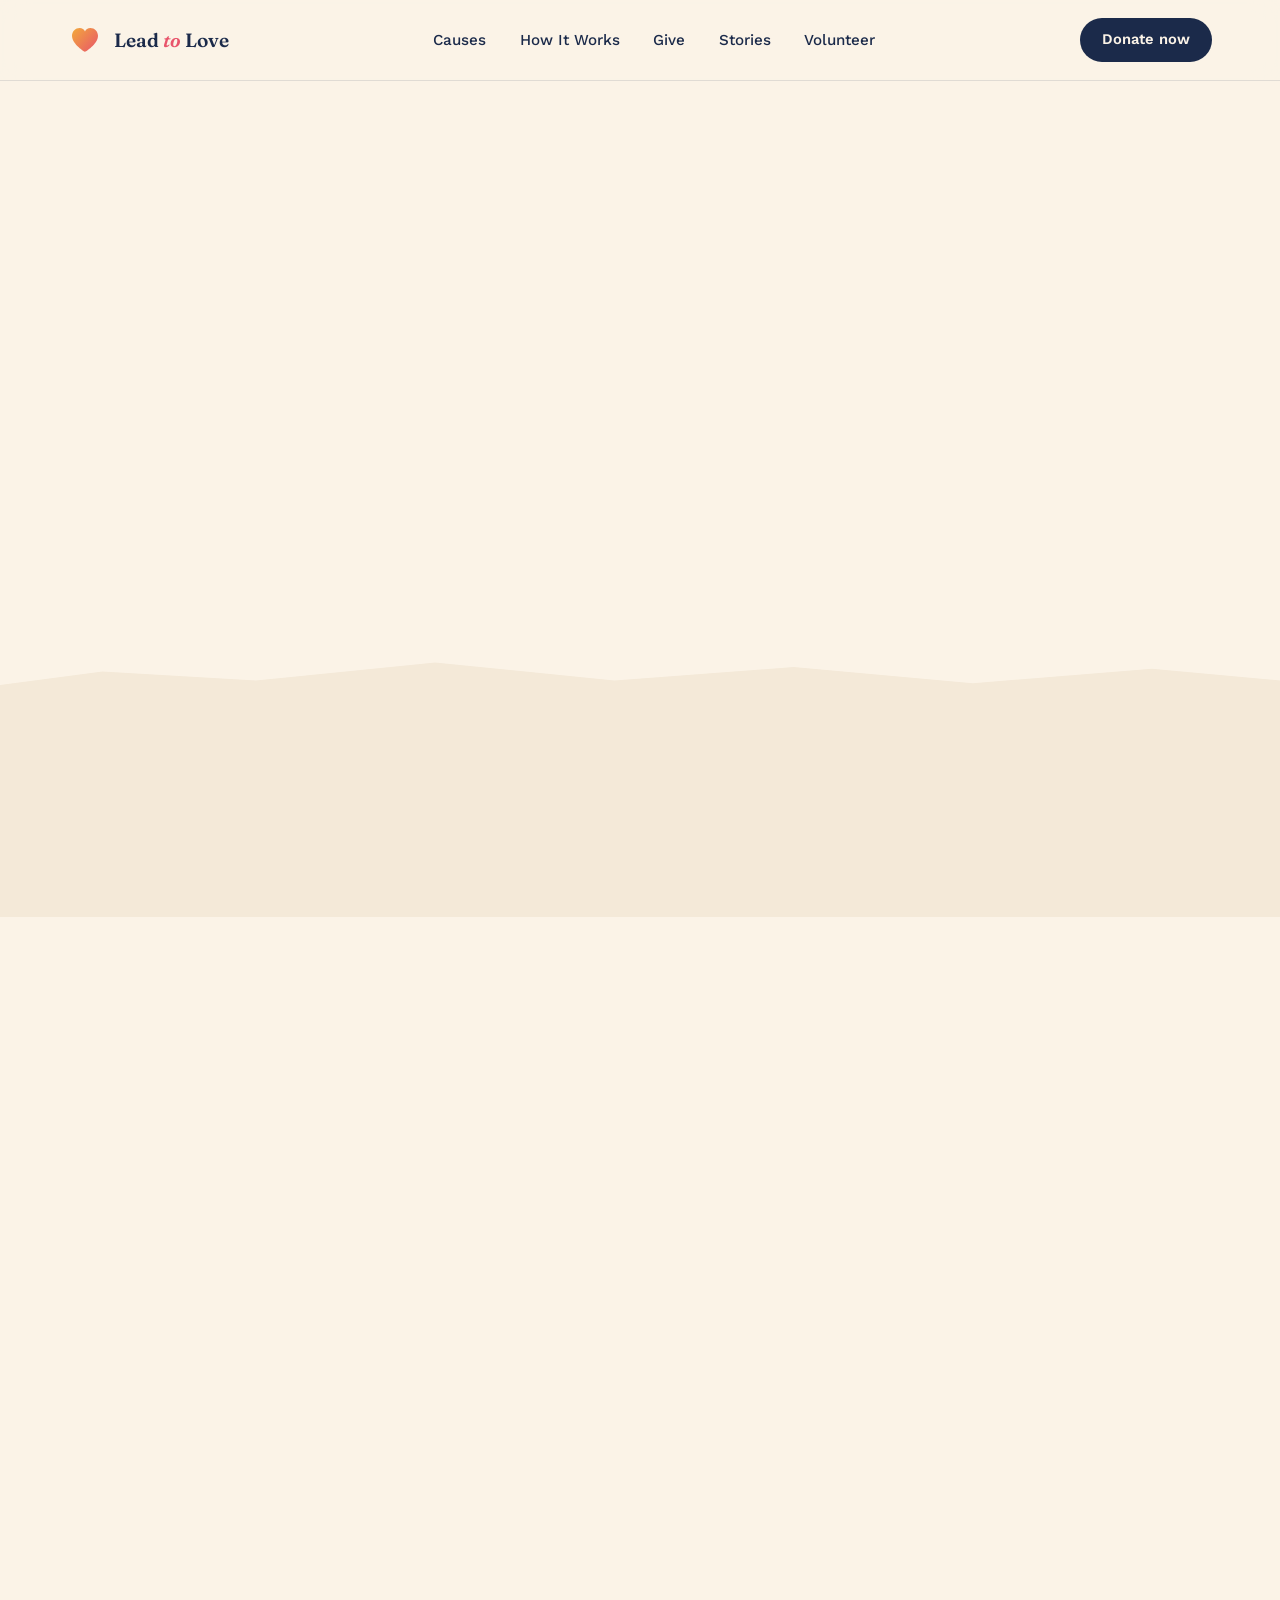
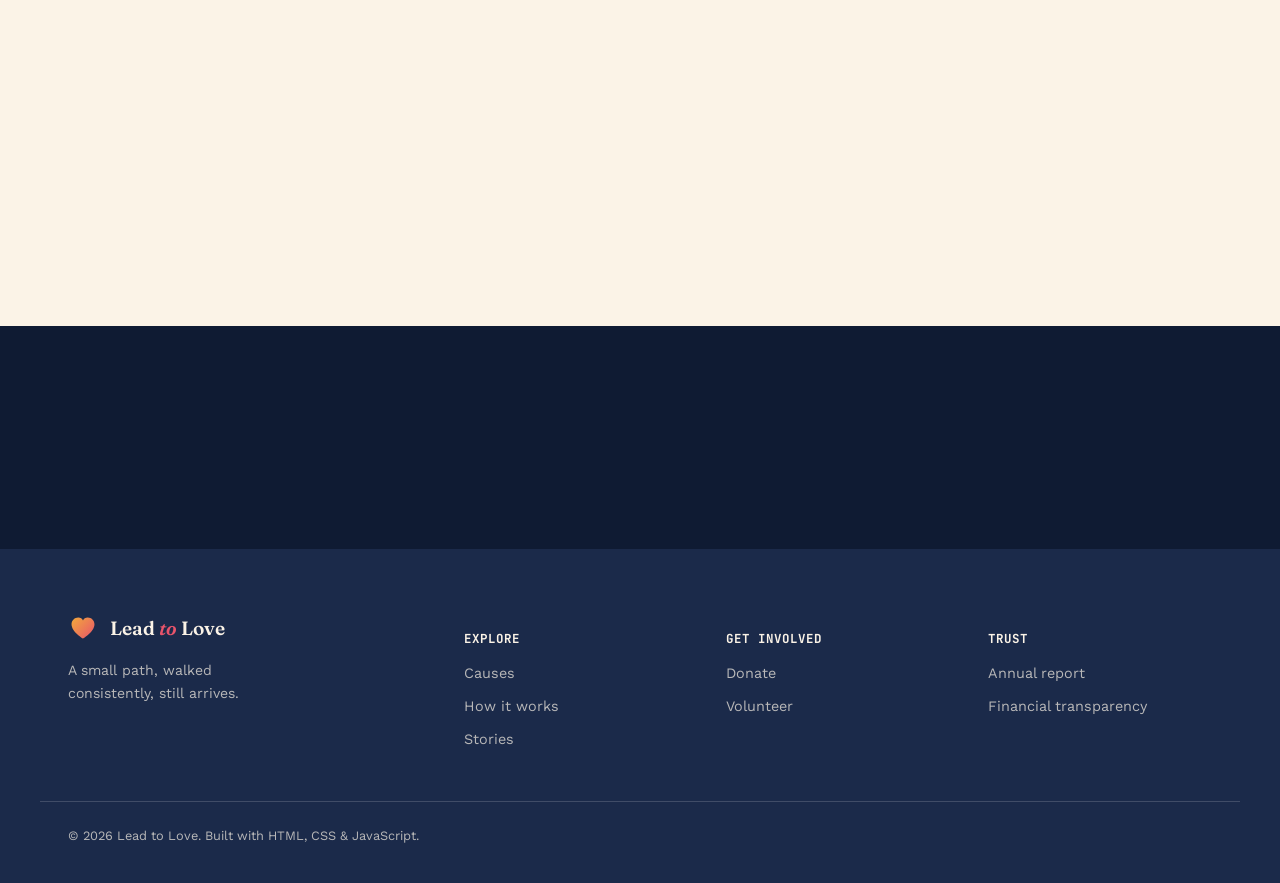
<file: target/classes/static/index.html>
<!DOCTYPE html>
<html lang="en">
<head>
<meta charset="UTF-8">
<meta name="viewport" content="width=device-width, initial-scale=1.0">
<title>Lead to Love — Every Path Can Lead to Love</title>
<meta name="description" content="Lead to Love connects everyday kindness to real need — food, education, shelter and healthcare for families who need it most.">
<link rel="preconnect" href="https://fonts.googleapis.com">
<link rel="preconnect" href="https://fonts.gstatic.com" crossorigin>
<link href="https://fonts.googleapis.com/css2?family=Fraunces:ital,opsz,wght@0,9..144,300;0,9..144,500;0,9..144,600;0,9..144,700;1,9..144,500&family=Work+Sans:wght@400;500;600;700&family=JetBrains+Mono:wght@500;600&display=swap" rel="stylesheet">
<link rel="stylesheet" href="style.css">
</head>
<body>

<!-- scroll progress -->
<div class="scroll-progress" id="scrollProgress"></div>

<!-- ============ HEADER ============ -->
<header class="site-header" id="siteHeader">
  <div class="wrap header-inner">
    <a href="#top" class="logo">
      <svg width="34" height="34" viewBox="0 0 34 34" fill="none" xmlns="http://www.w3.org/2000/svg">
        <path d="M17 29C17 29 4 21.5 4 12.8C4 8.2 7.6 5 11.6 5C14.2 5 16.2 6.3 17 8.4C17.8 6.3 19.8 5 22.4 5C26.4 5 30 8.2 30 12.8C30 21.5 17 29 17 29Z" fill="url(#lg)"/>
        <defs>
          <linearGradient id="lg" x1="4" y1="5" x2="30" y2="29" gradientUnits="userSpaceOnUse">
            <stop stop-color="#F2A93B"/>
            <stop offset="1" stop-color="#E8546B"/>
          </linearGradient>
        </defs>
      </svg>
      <span>Lead <em>to</em> Love</span>
    </a>

    <nav class="main-nav" id="mainNav">
      <a href="#causes" class="nav-link">Causes</a>
      <a href="#path" class="nav-link">How It Works</a>
      <a href="#give" class="nav-link">Give</a>
      <a href="#stories" class="nav-link">Stories</a>
      <a href="#join" class="nav-link">Volunteer</a>
    </nav>

    <div class="header-actions">
      <a href="#give" class="btn btn-donate">Donate now</a>
      <button class="hamburger" id="hamburger" aria-label="Open menu" aria-expanded="false">
        <span></span><span></span><span></span>
      </button>
    </div>
  </div>
  <div class="mobile-nav" id="mobileNav">
    <a href="#causes">Causes</a>
    <a href="#path">How It Works</a>
    <a href="#give">Give</a>
    <a href="#stories">Stories</a>
    <a href="#join">Volunteer</a>
  </div>
</header>

<main id="top">

  <!-- ============ HERO ============ -->
  <section class="hero">
    <div class="wrap hero-inner">
      <div class="hero-copy reveal">
        <p class="eyebrow">A path from kindness to need</p>
        <h1>Every path<br> can <em>lead</em> to <span class="love-word">love.</span></h1>
        <p class="hero-sub">Lead to Love turns everyday generosity into meals, classrooms, shelter and
          medicine — delivered straight to families who need it most. No middle steps. No noise. Just a
          path, well walked.</p>
        <div class="hero-cta">
          <a href="#give" class="btn btn-primary">Start a donation</a>
          <a href="#path" class="btn btn-ghost">See how it works ↓</a>
        </div>
        <div class="trust-row">
          <div class="trust-item"><strong>94%</strong><span>of every ₹100 reaches the field</span></div>
          <div class="trust-item"><strong>12,400+</strong><span>families walked with since 2019</span></div>
        </div>
      </div>

      <div class="hero-visual reveal" aria-hidden="true">
        <svg viewBox="0 0 420 460" class="ripple-art">
          <circle class="ripple-ring" cx="210" cy="230" r="40"/>
          <circle class="ripple-ring" cx="210" cy="230" r="90"/>
          <circle class="ripple-ring" cx="210" cy="230" r="140"/>
          <circle class="ripple-ring" cx="210" cy="230" r="190"/>
          <path id="heroPath" d="M60 380 C 120 320, 90 220, 160 190 C 230 160, 240 100, 300 60"
                fill="none" stroke="url(#pathGrad)" stroke-width="4" stroke-linecap="round"/>
          <circle cx="60" cy="380" r="9" fill="#E8546B"/>
          <circle cx="300" cy="60" r="9" fill="#F2A93B"/>
          <g class="pulse-heart" transform="translate(210,230)">
            <path d="M0 16C0 16-18 5-18-8c0-8 6.5-13 13-13 3.4 0 6.9 1.6 5 5.1C1.9-9.5 5.4-11 8.8-11c6.5 0 13 5 13 13 0 13-21.8 24-21.8 24z" fill="#E8546B"/>
          </g>
          <defs>
            <linearGradient id="pathGrad" x1="60" y1="380" x2="300" y2="60" gradientUnits="userSpaceOnUse">
              <stop stop-color="#E8546B"/>
              <stop offset="1" stop-color="#F2A93B"/>
            </linearGradient>
          </defs>
        </svg>
      </div>
    </div>
    <div class="hero-wave" aria-hidden="true"></div>
  </section>

  <!-- ============ IMPACT COUNTERS ============ -->
  <section class="impact-bar">
    <div class="wrap impact-grid">
      <div class="impact-item reveal">
        <span class="impact-num" data-target="184320" data-suffix="+">0</span>
        <p>Meals delivered</p>
      </div>
      <div class="impact-item reveal">
        <span class="impact-num" data-target="3120" data-suffix="+">0</span>
        <p>Children in school</p>
      </div>
      <div class="impact-item reveal">
        <span class="impact-num" data-target="860" data-suffix="+">0</span>
        <p>Families rehoused</p>
      </div>
      <div class="impact-item reveal">
        <span class="impact-num" data-target="41" data-suffix=" cities">0</span>
        <p>Where we walk</p>
      </div>
    </div>
  </section>

  <!-- ============ CAUSES ============ -->
  <section class="causes" id="causes">
    <div class="wrap">
      <div class="section-head reveal">
        <p class="eyebrow">Where your path can lead</p>
        <h2>Choose a cause to walk toward</h2>
      </div>

      <div class="filter-row reveal">
        <button class="filter-chip active" data-filter="all">All causes</button>
        <button class="filter-chip" data-filter="food">Food</button>
        <button class="filter-chip" data-filter="education">Education</button>
        <button class="filter-chip" data-filter="shelter">Shelter</button>
        <button class="filter-chip" data-filter="health">Healthcare</button>
      </div>

      <div class="cause-grid" id="causeGrid">
        <article class="cause-card reveal" data-cat="food">
          <div class="cause-media food">🍲</div>
          <div class="cause-body">
            <span class="tag tag-food">Food</span>
            <h3>Daily Meal Line</h3>
            <p>Warm, nourishing meals reach doorsteps and shelters across 41 cities, every single day.</p>
            <div class="cause-bar"><span style="width:72%"></span></div>
            <div class="cause-meta"><span>₹18.4L raised</span><span>72% funded</span></div>
          </div>
        </article>

        <article class="cause-card reveal" data-cat="education">
          <div class="cause-media education">📚</div>
          <div class="cause-body">
            <span class="tag tag-education">Education</span>
            <h3>First Bell Fund</h3>
            <p>Books, uniforms and tuition support so no child skips school for lack of ₹500.</p>
            <div class="cause-bar"><span style="width:54%"></span></div>
            <div class="cause-meta"><span>₹9.1L raised</span><span>54% funded</span></div>
          </div>
        </article>

        <article class="cause-card reveal" data-cat="shelter">
          <div class="cause-media shelter">🏠</div>
          <div class="cause-body">
            <span class="tag tag-shelter">Shelter</span>
            <h3>Roofs Before Winter</h3>
            <p>Emergency repairs and temporary housing before the cold sets in for families outdoors.</p>
            <div class="cause-bar"><span style="width:38%"></span></div>
            <div class="cause-meta"><span>₹6.7L raised</span><span>38% funded</span></div>
          </div>
        </article>

        <article class="cause-card reveal" data-cat="health">
          <div class="cause-media health">🩺</div>
          <div class="cause-body">
            <span class="tag tag-health">Healthcare</span>
            <h3>Mobile Clinic Days</h3>
            <p>Free checkups, medicine and maternal care brought directly to underserved neighbourhoods.</p>
            <div class="cause-bar"><span style="width:61%"></span></div>
            <div class="cause-meta"><span>₹11.2L raised</span><span>61% funded</span></div>
          </div>
        </article>

        <article class="cause-card reveal" data-cat="food">
          <div class="cause-media food alt">🌾</div>
          <div class="cause-body">
            <span class="tag tag-food">Food</span>
            <h3>Grain Bank Drive</h3>
            <p>Monthly ration kits so families can cook at home with dignity, not just survive.</p>
            <div class="cause-bar"><span style="width:47%"></span></div>
            <div class="cause-meta"><span>₹7.8L raised</span><span>47% funded</span></div>
          </div>
        </article>

        <article class="cause-card reveal" data-cat="education">
          <div class="cause-media education alt">🎓</div>
          <div class="cause-body">
            <span class="tag tag-education">Education</span>
            <h3>Girls Who Stay</h3>
            <p>Scholarships built specifically to keep girls enrolled through secondary school.</p>
            <div class="cause-bar"><span style="width:29%"></span></div>
            <div class="cause-meta"><span>₹3.4L raised</span><span>29% funded</span></div>
          </div>
        </article>
      </div>
    </div>
  </section>

  <!-- ============ HOW IT WORKS / THE PATH ============ -->
  <section class="path-section" id="path">
    <div class="wrap">
      <div class="section-head reveal light">
        <p class="eyebrow">The path, walked in four steps</p>
        <h2>How your kindness finds its way</h2>
      </div>

      <div class="path-track">
        <svg class="path-line" viewBox="0 0 100 800" preserveAspectRatio="none" aria-hidden="true">
          <path id="drawPath" d="M50 20 C 20 120, 80 200, 50 300 C 20 400, 80 480, 50 580 C 20 680, 80 720, 50 780"
                fill="none" stroke="url(#trackGrad)" stroke-width="2.4"/>
          <defs>
            <linearGradient id="trackGrad" x1="0" y1="0" x2="0" y2="800" gradientUnits="userSpaceOnUse">
              <stop stop-color="#F2A93B"/>
              <stop offset="1" stop-color="#E8546B"/>
            </linearGradient>
          </defs>
        </svg>

        <div class="path-step reveal">
          <span class="path-dot">1</span>
          <h3>You choose a cause</h3>
          <p>Pick where your heart pulls you — food, school, a roof, or a doctor's visit.</p>
        </div>
        <div class="path-step reveal right">
          <span class="path-dot">2</span>
          <h3>We route it locally</h3>
          <p>Field partners in 41 cities receive funds within 48 hours, not months.</p>
        </div>
        <div class="path-step reveal">
          <span class="path-dot">3</span>
          <h3>Impact is verified</h3>
          <p>Photos, receipts and GPS-tagged delivery logs are attached to your gift.</p>
        </div>
        <div class="path-step reveal right">
          <span class="path-dot">4</span>
          <h3>You see it land</h3>
          <p>An update reaches your inbox the moment your path completes its journey.</p>
        </div>
      </div>
    </div>
  </section>

  <!-- ============ DONATION CALCULATOR ============ -->
  <section class="give-section" id="give">
    <div class="wrap give-grid">
      <div class="give-copy reveal">
        <p class="eyebrow">Give with clarity</p>
        <h2>See exactly what your gift becomes</h2>
        <p class="hero-sub">Slide, tap, or type an amount — watch it turn into meals, school days or
          medicine in real time. Every rupee is tracked back to a real family.</p>
        <ul class="give-facts">
          <li>Cancel or change a monthly gift anytime, no questions asked.</li>
          <li>Tax receipts issued instantly to your email.</li>
          <li>100% secure — this demo does not process real payments.</li>
        </ul>
      </div>

      <div class="give-card reveal">
        <div class="give-toggle" role="tablist">
          <button class="toggle-btn active" data-freq="once">One-time</button>
          <button class="toggle-btn" data-freq="monthly">Monthly</button>
        </div>

        <div class="amount-chips">
          <button class="chip" data-amount="500">₹500</button>
          <button class="chip active" data-amount="1500">₹1,500</button>
          <button class="chip" data-amount="3000">₹3,000</button>
          <button class="chip" data-amount="5000">₹5,000</button>
        </div>

        <input type="range" min="100" max="10000" step="50" value="1500" class="amount-slider" id="amountSlider">

        <div class="amount-display">
          <span>₹</span><input type="number" id="amountInput" value="1500" min="100" max="100000">
        </div>

        <div class="impact-readout" id="impactReadout">
          <span class="impact-emoji">🍲</span>
          <p><strong id="impactCount">15</strong> <span id="impactLabel">warm meals</span> for a family this week</p>
        </div>

        <button class="btn btn-primary btn-block" id="donateBtn">
          <span class="btn-label">Confirm ₹1,500 gift</span>
        </button>
        <p class="give-note">A demo confirmation only — no card details requested, ever.</p>
      </div>
    </div>
  </section>

  <!-- ============ TESTIMONIALS ============ -->
  <section class="stories" id="stories">
    <div class="wrap">
      <div class="section-head reveal">
        <p class="eyebrow">Voices from the path</p>
        <h2>Stories, not statistics</h2>
      </div>

      <div class="carousel reveal">
        <div class="carousel-track" id="carouselTrack">
          <figure class="story-card">
            <p>“The grain kit arrived the same week my husband lost work. For the first time in months, I
              wasn't doing the math on whether we'd eat.”</p>
            <figcaption>— Radha, mother of three, Hyderabad</figcaption>
          </figure>
          <figure class="story-card">
            <p>“My daughter's school fees were three months overdue. First Bell Fund cleared it before the
              term exams. She sat every paper.”</p>
            <figcaption>— Suresh, farmer, Nagpur</figcaption>
          </figure>
          <figure class="story-card">
            <p>“The mobile clinic found my mother's condition early. A five-minute checkup on a Tuesday
              changed everything that came after.”</p>
            <figcaption>— Meera, caregiver, Lucknow</figcaption>
          </figure>
          <figure class="story-card">
            <p>“We slept under a tarp for four months. Roofs Before Winter gave us four walls before the
              first frost. I still don't have the words.”</p>
            <figcaption>— Ismail, day labourer, Ranchi</figcaption>
          </figure>
        </div>
        <div class="carousel-controls">
          <button id="prevStory" aria-label="Previous story">←</button>
          <div class="carousel-dots" id="carouselDots"></div>
          <button id="nextStory" aria-label="Next story">→</button>
        </div>
      </div>
    </div>
  </section>

  <!-- ============ VOLUNTEER / JOIN ============ -->
  <section class="join-section" id="join">
    <div class="wrap join-grid">
      <div class="join-copy reveal">
        <p class="eyebrow">Beyond donating</p>
        <h2>Walk the path with us in person</h2>
        <p class="hero-sub">Pack ration kits, tutor a child, or lend a professional skill. Tell us how much
          time you have — we'll match you to a role near you.</p>
        <div class="join-roles">
          <span class="role-pill">🍱 Kitchen crew</span>
          <span class="role-pill">📖 Weekend tutor</span>
          <span class="role-pill">🚚 Delivery driver</span>
          <span class="role-pill">💻 Remote skills</span>
        </div>
      </div>

      <form class="join-form reveal" id="joinForm" novalidate>
        <div class="field">
          <label for="fname">Full name</label>
          <input type="text" id="fname" name="fname" placeholder="Your name" required>
          <span class="field-error">Please tell us your name.</span>
        </div>
        <div class="field">
          <label for="femail">Email</label>
          <input type="email" id="femail" name="femail" placeholder="you@example.com" required>
          <span class="field-error">Enter a valid email address.</span>
        </div>
        <div class="field">
          <label for="fhours">Hours per month</label>
          <select id="fhours" name="fhours">
            <option>1–3 hours</option>
            <option>4–8 hours</option>
            <option>9+ hours</option>
          </select>
        </div>
        <button type="submit" class="btn btn-primary btn-block">Join the path</button>
        <p class="form-success" id="joinSuccess">You're in! Check your inbox for next steps. 💛</p>
      </form>
    </div>
  </section>

  <!-- ============ NEWSLETTER ============ -->
  <section class="newsletter">
    <div class="wrap newsletter-inner reveal">
      <div>
        <h2>One honest email a month.</h2>
        <p>Real updates from the field — no spam, unsubscribe in one click.</p>
      </div>
      <form id="newsletterForm" class="newsletter-form" novalidate>
        <input type="email" id="newsEmail" placeholder="you@example.com" required>
        <button type="submit" class="btn btn-primary">Keep me posted</button>
      </form>
    </div>
  </section>

</main>

<!-- ============ FOOTER ============ -->
<footer class="site-footer">
  <div class="wrap footer-grid">
    <div class="footer-brand">
      <a href="#top" class="logo light">
        <svg width="30" height="30" viewBox="0 0 34 34" fill="none" xmlns="http://www.w3.org/2000/svg">
          <path d="M17 29C17 29 4 21.5 4 12.8C4 8.2 7.6 5 11.6 5C14.2 5 16.2 6.3 17 8.4C17.8 6.3 19.8 5 22.4 5C26.4 5 30 8.2 30 12.8C30 21.5 17 29 17 29Z" fill="url(#lg2)"/>
          <defs>
            <linearGradient id="lg2" x1="4" y1="5" x2="30" y2="29" gradientUnits="userSpaceOnUse">
              <stop stop-color="#F2A93B"/><stop offset="1" stop-color="#E8546B"/>
            </linearGradient>
          </defs>
        </svg>
        <span>Lead <em>to</em> Love</span>
      </a>
      <p>A small path, walked consistently, still arrives.</p>
    </div>
    <div class="footer-col">
      <h4>Explore</h4>
      <a href="#causes">Causes</a>
      <a href="#path">How it works</a>
      <a href="#stories">Stories</a>
    </div>
    <div class="footer-col">
      <h4>Get involved</h4>
      <a href="#give">Donate</a>
      <a href="#join">Volunteer</a>
    </div>
    <div class="footer-col">
      <h4>Trust</h4>
      <a href="#">Annual report</a>
      <a href="#">Financial transparency</a>
    </div>
  </div>
  <div class="wrap footer-bottom">
    <p>© 2026 Lead to Love. Built with HTML, CSS &amp; JavaScript.</p>
  </div>
</footer>

<button class="to-top" id="toTop" aria-label="Back to top">↑</button>

<!-- ============ TOAST / CONFIRMATION ============ -->
<div class="toast" id="donateToast">
  <span class="toast-heart">💛</span>
  <div>
    <strong id="toastTitle">Thank you!</strong>
    <p id="toastBody">Your gift is on its way to a family.</p>
  </div>
</div>

<script src="script.js"></script>
</body>
</html>
</file>
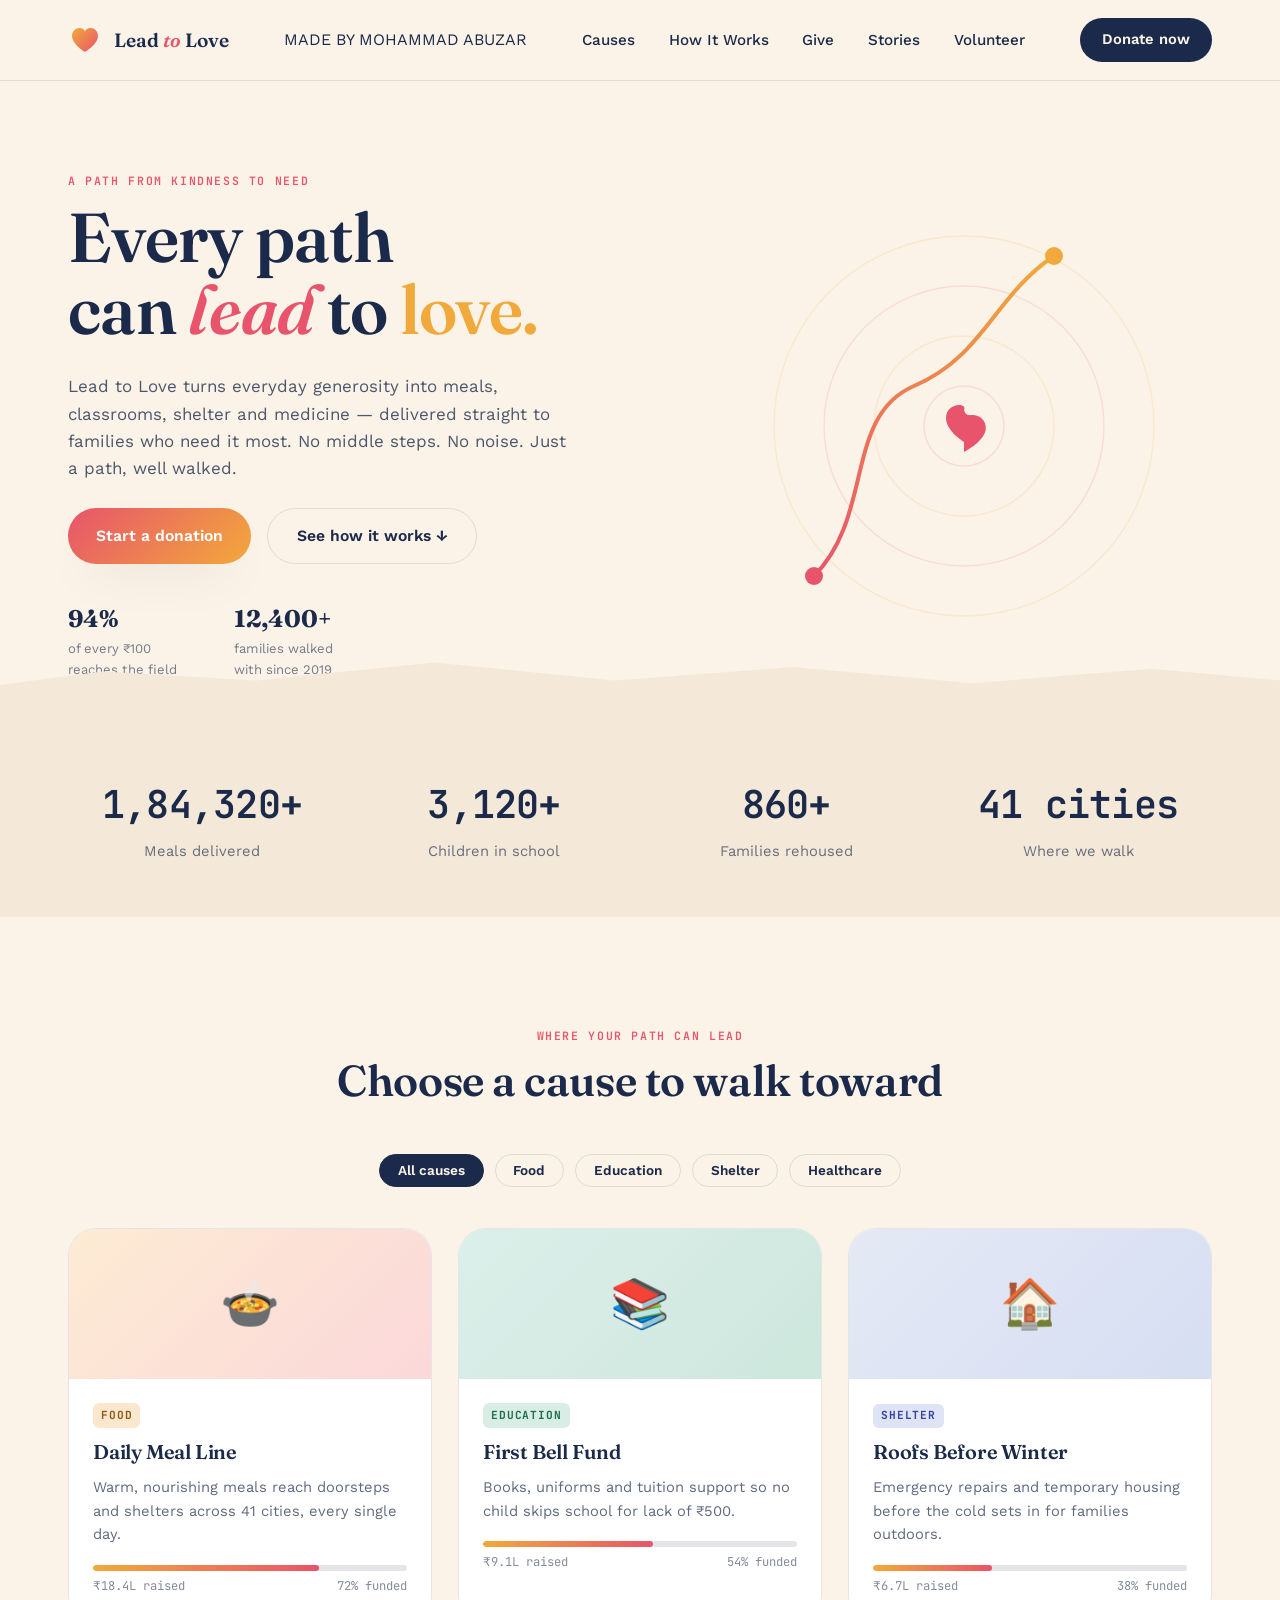
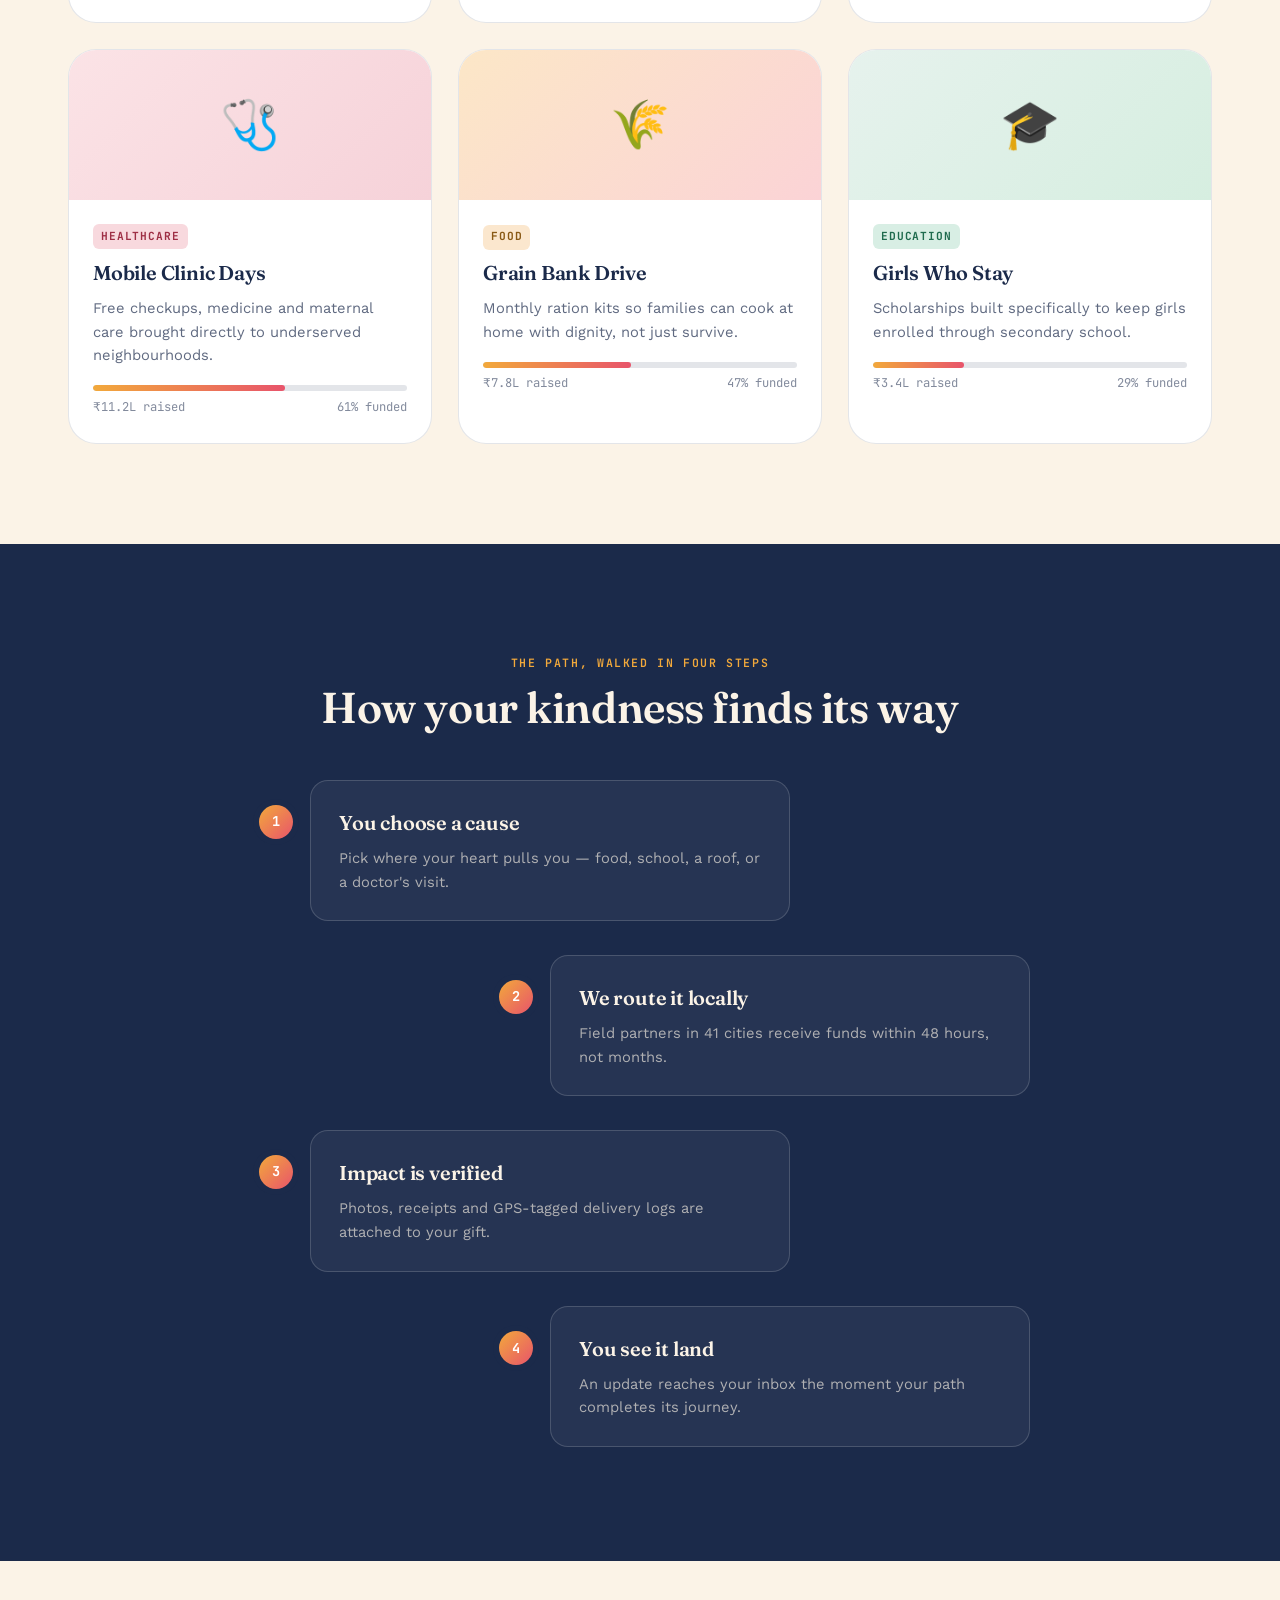
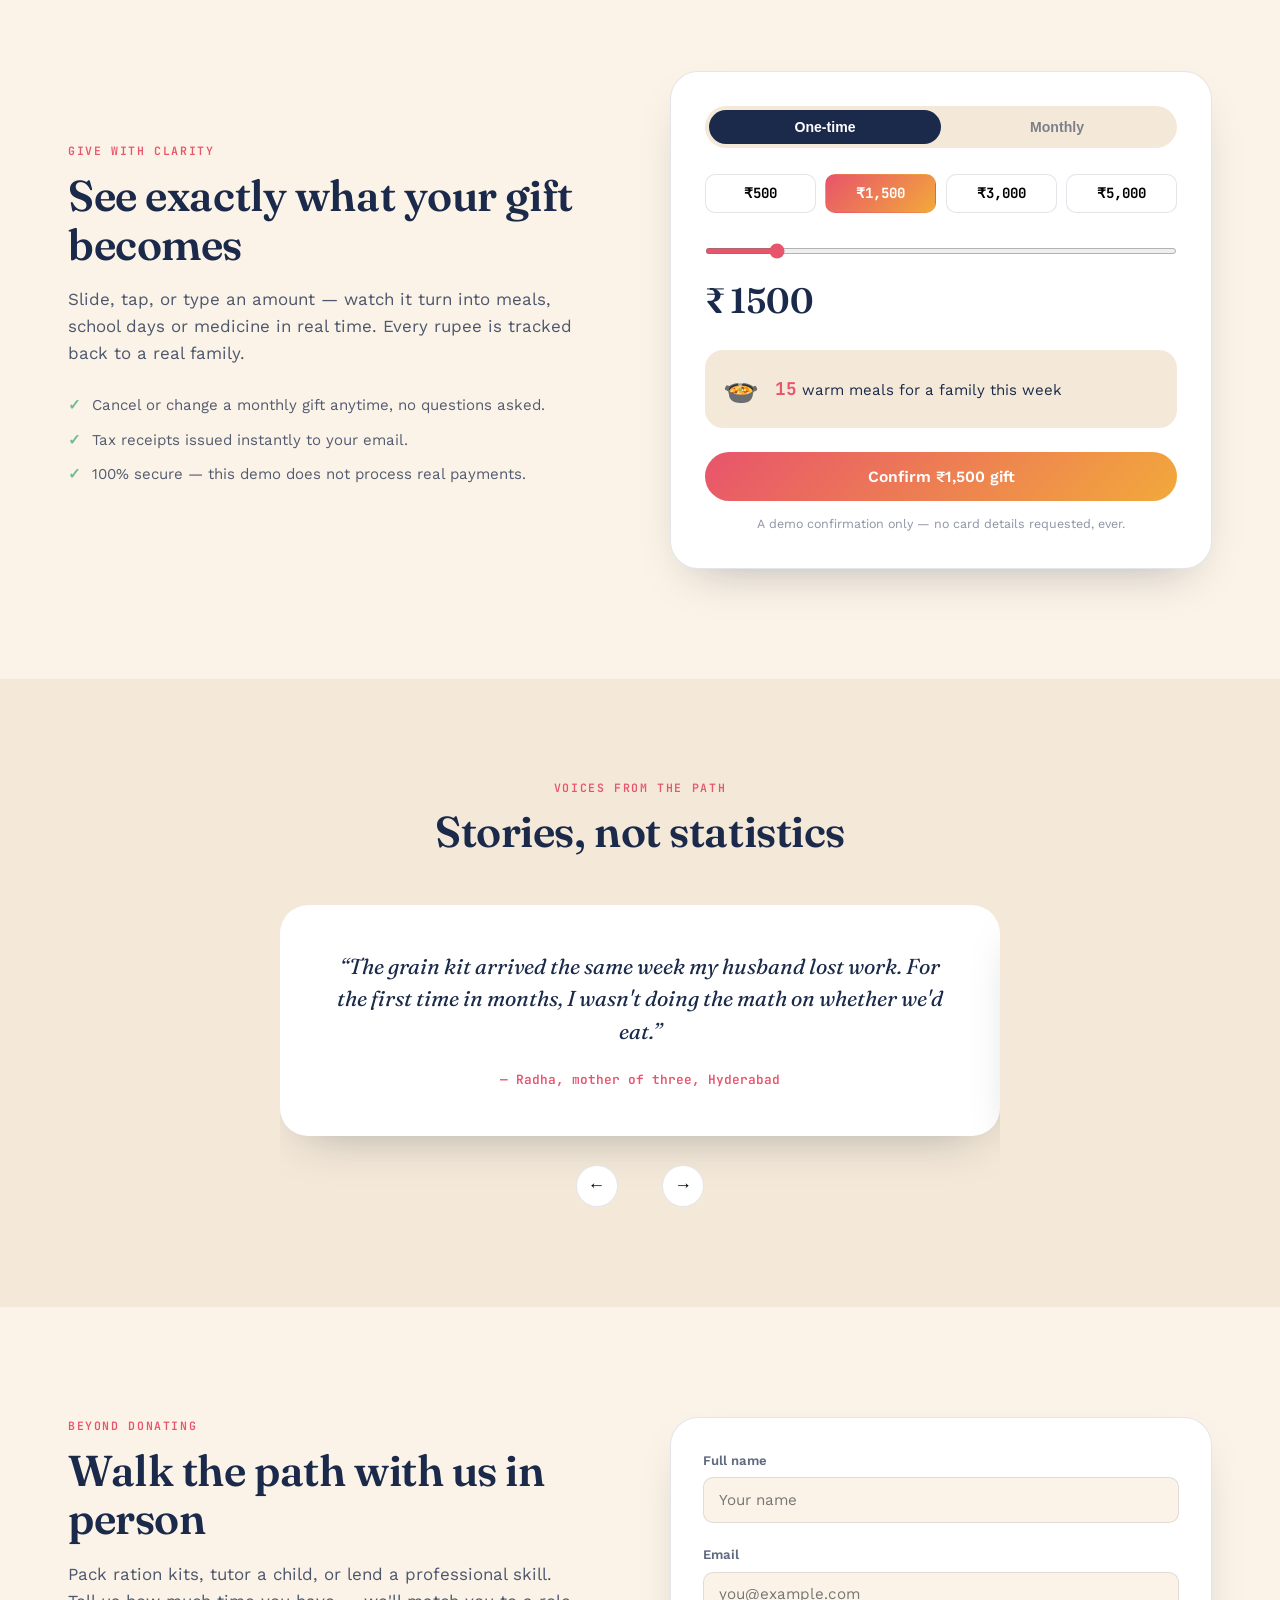
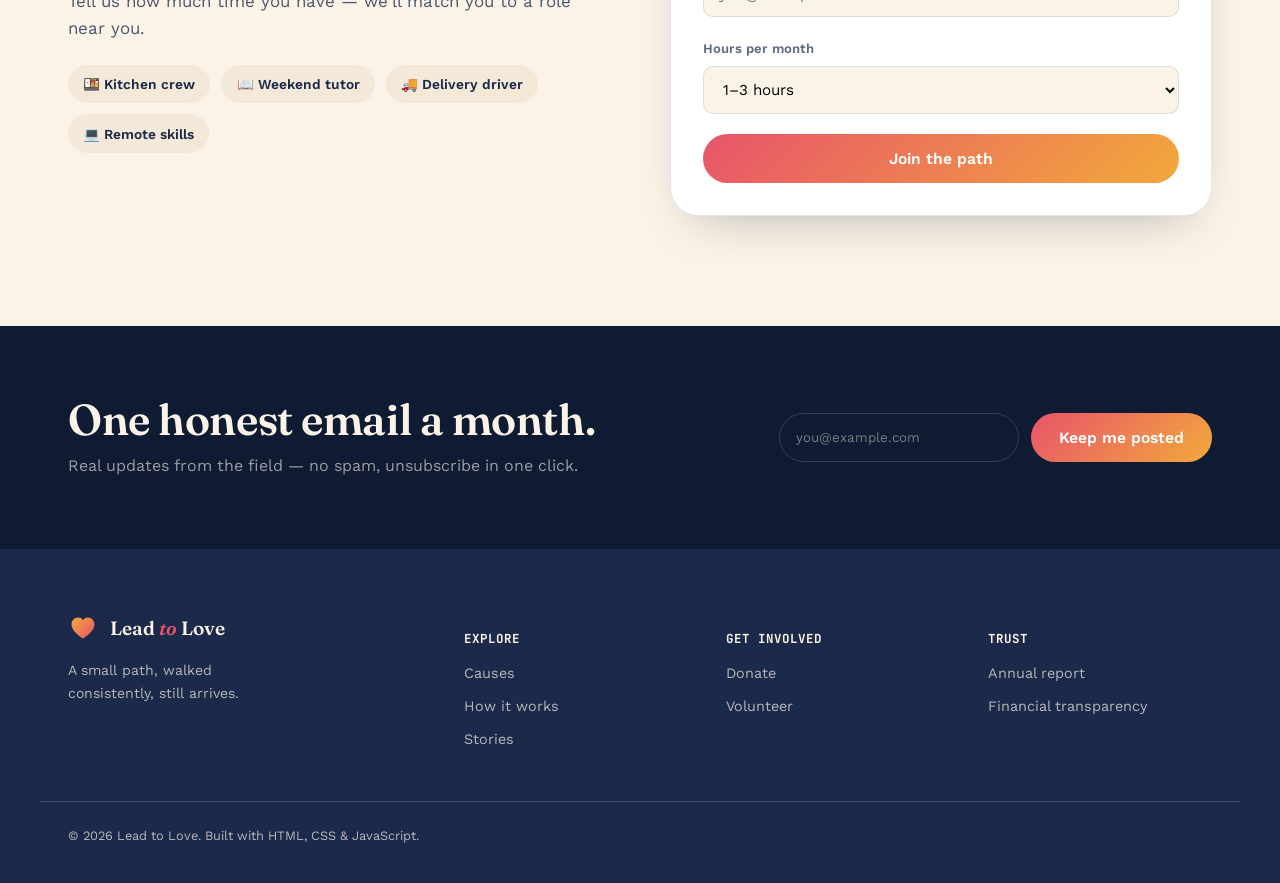
<file: src/main/resources/static/index.html>
<!DOCTYPE html>
<html lang="en">
<head>
<meta charset="UTF-8">
<meta name="viewport" content="width=device-width, initial-scale=1.0">
<title>Lead to Love — Every Path Can Lead to Love</title>
<meta name="description" content="Lead to Love connects everyday kindness to real need — food, education, shelter and healthcare for families who need it most.">
<link rel="preconnect" href="https://fonts.googleapis.com">
<link rel="preconnect" href="https://fonts.gstatic.com" crossorigin>
<link href="https://fonts.googleapis.com/css2?family=Fraunces:ital,opsz,wght@0,9..144,300;0,9..144,500;0,9..144,600;0,9..144,700;1,9..144,500&family=Work+Sans:wght@400;500;600;700&family=JetBrains+Mono:wght@500;600&display=swap" rel="stylesheet">
<link rel="stylesheet" href="style.css">
</head>
<body>

<!-- scroll progress -->
<div class="scroll-progress" id="scrollProgress"></div>

<!-- ============ HEADER ============ -->
<header class="site-header" id="siteHeader">
  <div class="wrap header-inner">
    <a href="#top" class="logo">
      <svg width="34" height="34" viewBox="0 0 34 34" fill="none" xmlns="http://www.w3.org/2000/svg">
        <path d="M17 29C17 29 4 21.5 4 12.8C4 8.2 7.6 5 11.6 5C14.2 5 16.2 6.3 17 8.4C17.8 6.3 19.8 5 22.4 5C26.4 5 30 8.2 30 12.8C30 21.5 17 29 17 29Z" fill="url(#lg)"/>
        <defs>
          <linearGradient id="lg" x1="4" y1="5" x2="30" y2="29" gradientUnits="userSpaceOnUse">
            <stop stop-color="#F2A93B"/>
            <stop offset="1" stop-color="#E8546B"/>
          </linearGradient>
        </defs>
      </svg>
      <span>Lead <em>to</em> Love</span>
    </a>
    <div>MADE BY MOHAMMAD ABUZAR</div>

    <nav class="main-nav" id="mainNav">
      <a href="#causes" class="nav-link">Causes</a>
      <a href="#path" class="nav-link">How It Works</a>
      <a href="#give" class="nav-link">Give</a>
      <a href="#stories" class="nav-link">Stories</a>
      <a href="#join" class="nav-link">Volunteer</a>
    </nav>

    <div class="header-actions">
      <a href="#give" class="btn btn-donate">Donate now</a>
      <button class="hamburger" id="hamburger" aria-label="Open menu" aria-expanded="false">
        <span></span><span></span><span></span>
      </button>
    </div>
  </div>
  <div class="mobile-nav" id="mobileNav">
    <a href="#causes">Causes</a>
    <a href="#path">How It Works</a>
    <a href="#give">Give</a>
    <a href="#stories">Stories</a>
    <a href="#join">Volunteer</a>
  </div>
</header>

<main id="top">

  <!-- ============ HERO ============ -->
  <section class="hero">
    <div class="wrap hero-inner">
      <div class="hero-copy reveal">
        <p class="eyebrow">A path from kindness to need</p>
        <h1>Every path<br> can <em>lead</em> to <span class="love-word">love.</span></h1>
        <p class="hero-sub">Lead to Love turns everyday generosity into meals, classrooms, shelter and
          medicine — delivered straight to families who need it most. No middle steps. No noise. Just a
          path, well walked.</p>
        <div class="hero-cta">
          <a href="#give" class="btn btn-primary">Start a donation</a>
          <a href="#path" class="btn btn-ghost">See how it works ↓</a>
        </div>
        <div class="trust-row">
          <div class="trust-item"><strong>94%</strong><span>of every ₹100 reaches the field</span></div>
          <div class="trust-item"><strong>12,400+</strong><span>families walked with since 2019</span></div>
        </div>
      </div>

      <div class="hero-visual reveal" aria-hidden="true">
        <svg viewBox="0 0 420 460" class="ripple-art">
          <circle class="ripple-ring" cx="210" cy="230" r="40"/>
          <circle class="ripple-ring" cx="210" cy="230" r="90"/>
          <circle class="ripple-ring" cx="210" cy="230" r="140"/>
          <circle class="ripple-ring" cx="210" cy="230" r="190"/>
          <path id="heroPath" d="M60 380 C 120 320, 90 220, 160 190 C 230 160, 240 100, 300 60"
                fill="none" stroke="url(#pathGrad)" stroke-width="4" stroke-linecap="round"/>
          <circle cx="60" cy="380" r="9" fill="#E8546B"/>
          <circle cx="300" cy="60" r="9" fill="#F2A93B"/>
          <g class="pulse-heart" transform="translate(210,230)">
            <path d="M0 16C0 16-18 5-18-8c0-8 6.5-13 13-13 3.4 0 6.9 1.6 5 5.1C1.9-9.5 5.4-11 8.8-11c6.5 0 13 5 13 13 0 13-21.8 24-21.8 24z" fill="#E8546B"/>
          </g>
          <defs>
            <linearGradient id="pathGrad" x1="60" y1="380" x2="300" y2="60" gradientUnits="userSpaceOnUse">
              <stop stop-color="#E8546B"/>
              <stop offset="1" stop-color="#F2A93B"/>
            </linearGradient>
          </defs>
        </svg>
      </div>
    </div>
    <div class="hero-wave" aria-hidden="true"></div>
  </section>

  <!-- ============ IMPACT COUNTERS ============ -->
  <section class="impact-bar">
    <div class="wrap impact-grid">
      <div class="impact-item reveal">
        <span class="impact-num" data-target="184320" data-suffix="+">1,84,320+</span>
        <p>Meals delivered</p>
      </div>
      <div class="impact-item reveal">
        <span class="impact-num" data-target="3120" data-suffix="+">3,120+</span>
        <p>Children in school</p>
      </div>
      <div class="impact-item reveal">
        <span class="impact-num" data-target="860" data-suffix="+">860+</span>
        <p>Families rehoused</p>
      </div>
      <div class="impact-item reveal">
        <span class="impact-num" data-target="41" data-suffix=" cities">41 cities</span>
        <p>Where we walk</p>
      </div>
    </div>
  </section>

  <!-- ============ CAUSES ============ -->
  <section class="causes" id="causes">
    <div class="wrap">
      <div class="section-head reveal">
        <p class="eyebrow">Where your path can lead</p>
        <h2>Choose a cause to walk toward</h2>
      </div>

      <div class="filter-row reveal">
        <button class="filter-chip active" data-filter="all">All causes</button>
        <button class="filter-chip" data-filter="food">Food</button>
        <button class="filter-chip" data-filter="education">Education</button>
        <button class="filter-chip" data-filter="shelter">Shelter</button>
        <button class="filter-chip" data-filter="health">Healthcare</button>
      </div>

      <div class="cause-grid" id="causeGrid">
        <article class="cause-card reveal" data-cat="food">
          <div class="cause-media food">🍲</div>
          <div class="cause-body">
            <span class="tag tag-food">Food</span>
            <h3>Daily Meal Line</h3>
            <p>Warm, nourishing meals reach doorsteps and shelters across 41 cities, every single day.</p>
            <div class="cause-bar"><span style="width:72%"></span></div>
            <div class="cause-meta"><span>₹18.4L raised</span><span>72% funded</span></div>
          </div>
        </article>

        <article class="cause-card reveal" data-cat="education">
          <div class="cause-media education">📚</div>
          <div class="cause-body">
            <span class="tag tag-education">Education</span>
            <h3>First Bell Fund</h3>
            <p>Books, uniforms and tuition support so no child skips school for lack of ₹500.</p>
            <div class="cause-bar"><span style="width:54%"></span></div>
            <div class="cause-meta"><span>₹9.1L raised</span><span>54% funded</span></div>
          </div>
        </article>

        <article class="cause-card reveal" data-cat="shelter">
          <div class="cause-media shelter">🏠</div>
          <div class="cause-body">
            <span class="tag tag-shelter">Shelter</span>
            <h3>Roofs Before Winter</h3>
            <p>Emergency repairs and temporary housing before the cold sets in for families outdoors.</p>
            <div class="cause-bar"><span style="width:38%"></span></div>
            <div class="cause-meta"><span>₹6.7L raised</span><span>38% funded</span></div>
          </div>
        </article>

        <article class="cause-card reveal" data-cat="health">
          <div class="cause-media health">🩺</div>
          <div class="cause-body">
            <span class="tag tag-health">Healthcare</span>
            <h3>Mobile Clinic Days</h3>
            <p>Free checkups, medicine and maternal care brought directly to underserved neighbourhoods.</p>
            <div class="cause-bar"><span style="width:61%"></span></div>
            <div class="cause-meta"><span>₹11.2L raised</span><span>61% funded</span></div>
          </div>
        </article>

        <article class="cause-card reveal" data-cat="food">
          <div class="cause-media food alt">🌾</div>
          <div class="cause-body">
            <span class="tag tag-food">Food</span>
            <h3>Grain Bank Drive</h3>
            <p>Monthly ration kits so families can cook at home with dignity, not just survive.</p>
            <div class="cause-bar"><span style="width:47%"></span></div>
            <div class="cause-meta"><span>₹7.8L raised</span><span>47% funded</span></div>
          </div>
        </article>

        <article class="cause-card reveal" data-cat="education">
          <div class="cause-media education alt">🎓</div>
          <div class="cause-body">
            <span class="tag tag-education">Education</span>
            <h3>Girls Who Stay</h3>
            <p>Scholarships built specifically to keep girls enrolled through secondary school.</p>
            <div class="cause-bar"><span style="width:29%"></span></div>
            <div class="cause-meta"><span>₹3.4L raised</span><span>29% funded</span></div>
          </div>
        </article>
      </div>
    </div>
  </section>

  <!-- ============ HOW IT WORKS / THE PATH ============ -->
  <section class="path-section" id="path">
    <div class="wrap">
      <div class="section-head reveal light">
        <p class="eyebrow">The path, walked in four steps</p>
        <h2>How your kindness finds its way</h2>
      </div>

      <div class="path-track">
        <svg class="path-line" viewBox="0 0 100 800" preserveAspectRatio="none" aria-hidden="true">
          <path id="drawPath" d="M50 20 C 20 120, 80 200, 50 300 C 20 400, 80 480, 50 580 C 20 680, 80 720, 50 780"
                fill="none" stroke="url(#trackGrad)" stroke-width="2.4"/>
          <defs>
            <linearGradient id="trackGrad" x1="0" y1="0" x2="0" y2="800" gradientUnits="userSpaceOnUse">
              <stop stop-color="#F2A93B"/>
              <stop offset="1" stop-color="#E8546B"/>
            </linearGradient>
          </defs>
        </svg>

        <div class="path-step reveal">
          <span class="path-dot">1</span>
          <h3>You choose a cause</h3>
          <p>Pick where your heart pulls you — food, school, a roof, or a doctor's visit.</p>
        </div>
        <div class="path-step reveal right">
          <span class="path-dot">2</span>
          <h3>We route it locally</h3>
          <p>Field partners in 41 cities receive funds within 48 hours, not months.</p>
        </div>
        <div class="path-step reveal">
          <span class="path-dot">3</span>
          <h3>Impact is verified</h3>
          <p>Photos, receipts and GPS-tagged delivery logs are attached to your gift.</p>
        </div>
        <div class="path-step reveal right">
          <span class="path-dot">4</span>
          <h3>You see it land</h3>
          <p>An update reaches your inbox the moment your path completes its journey.</p>
        </div>
      </div>
    </div>
  </section>

  <!-- ============ DONATION CALCULATOR ============ -->
  <section class="give-section" id="give">
    <div class="wrap give-grid">
      <div class="give-copy reveal">
        <p class="eyebrow">Give with clarity</p>
        <h2>See exactly what your gift becomes</h2>
        <p class="hero-sub">Slide, tap, or type an amount — watch it turn into meals, school days or
          medicine in real time. Every rupee is tracked back to a real family.</p>
        <ul class="give-facts">
          <li>Cancel or change a monthly gift anytime, no questions asked.</li>
          <li>Tax receipts issued instantly to your email.</li>
          <li>100% secure — this demo does not process real payments.</li>
        </ul>
      </div>

      <div class="give-card reveal">
        <div class="give-toggle" role="tablist">
          <button class="toggle-btn active" data-freq="once">One-time</button>
          <button class="toggle-btn" data-freq="monthly">Monthly</button>
        </div>

        <div class="amount-chips">
          <button class="chip" data-amount="500">₹500</button>
          <button class="chip active" data-amount="1500">₹1,500</button>
          <button class="chip" data-amount="3000">₹3,000</button>
          <button class="chip" data-amount="5000">₹5,000</button>
        </div>

        <input type="range" min="100" max="10000" step="50" value="1500" class="amount-slider" id="amountSlider">

        <div class="amount-display">
          <span>₹</span><input type="number" id="amountInput" value="1500" min="100" max="100000">
        </div>

        <div class="impact-readout" id="impactReadout">
          <span class="impact-emoji">🍲</span>
          <p><strong id="impactCount">15</strong> <span id="impactLabel">warm meals</span> for a family this week</p>
        </div>

        <button class="btn btn-primary btn-block" id="donateBtn">
          <span class="btn-label">Confirm ₹1,500 gift</span>
        </button>
        <p class="give-note">A demo confirmation only — no card details requested, ever.</p>
      </div>
    </div>
  </section>

  <!-- ============ TESTIMONIALS ============ -->
  <section class="stories" id="stories">
    <div class="wrap">
      <div class="section-head reveal">
        <p class="eyebrow">Voices from the path</p>
        <h2>Stories, not statistics</h2>
      </div>

      <div class="carousel reveal">
        <div class="carousel-track" id="carouselTrack">
          <figure class="story-card">
            <p>“The grain kit arrived the same week my husband lost work. For the first time in months, I
              wasn't doing the math on whether we'd eat.”</p>
            <figcaption>— Radha, mother of three, Hyderabad</figcaption>
          </figure>
          <figure class="story-card">
            <p>“My daughter's school fees were three months overdue. First Bell Fund cleared it before the
              term exams. She sat every paper.”</p>
            <figcaption>— Suresh, farmer, Nagpur</figcaption>
          </figure>
          <figure class="story-card">
            <p>“The mobile clinic found my mother's condition early. A five-minute checkup on a Tuesday
              changed everything that came after.”</p>
            <figcaption>— Meera, caregiver, Lucknow</figcaption>
          </figure>
          <figure class="story-card">
            <p>“We slept under a tarp for four months. Roofs Before Winter gave us four walls before the
              first frost. I still don't have the words.”</p>
            <figcaption>— Ismail, day labourer, Ranchi</figcaption>
          </figure>
        </div>
        <div class="carousel-controls">
          <button id="prevStory" aria-label="Previous story">←</button>
          <div class="carousel-dots" id="carouselDots"></div>
          <button id="nextStory" aria-label="Next story">→</button>
        </div>
      </div>
    </div>
  </section>

  <!-- ============ VOLUNTEER / JOIN ============ -->
  <section class="join-section" id="join">
    <div class="wrap join-grid">
      <div class="join-copy reveal">
        <p class="eyebrow">Beyond donating</p>
        <h2>Walk the path with us in person</h2>
        <p class="hero-sub">Pack ration kits, tutor a child, or lend a professional skill. Tell us how much
          time you have — we'll match you to a role near you.</p>
        <div class="join-roles">
          <span class="role-pill">🍱 Kitchen crew</span>
          <span class="role-pill">📖 Weekend tutor</span>
          <span class="role-pill">🚚 Delivery driver</span>
          <span class="role-pill">💻 Remote skills</span>
        </div>
      </div>

      <form class="join-form reveal" id="joinForm" novalidate>
        <div class="field">
          <label for="fname">Full name</label>
          <input type="text" id="fname" name="fname" placeholder="Your name" required>
          <span class="field-error">Please tell us your name.</span>
        </div>
        <div class="field">
          <label for="femail">Email</label>
          <input type="email" id="femail" name="femail" placeholder="you@example.com" required>
          <span class="field-error">Enter a valid email address.</span>
        </div>
        <div class="field">
          <label for="fhours">Hours per month</label>
          <select id="fhours" name="fhours">
            <option>1–3 hours</option>
            <option>4–8 hours</option>
            <option>9+ hours</option>
          </select>
        </div>
        <button type="submit" class="btn btn-primary btn-block">Join the path</button>
        <p class="form-success" id="joinSuccess">You're in! Check your inbox for next steps. 💛</p>
      </form>
    </div>
  </section>

  <!-- ============ NEWSLETTER ============ -->
  <section class="newsletter">
    <div class="wrap newsletter-inner reveal">
      <div>
        <h2>One honest email a month.</h2>
        <p>Real updates from the field — no spam, unsubscribe in one click.</p>
      </div>
      <form id="newsletterForm" class="newsletter-form" novalidate>
        <input type="email" id="newsEmail" placeholder="you@example.com" required>
        <button type="submit" class="btn btn-primary">Keep me posted</button>
      </form>
    </div>
  </section>

</main>

<!-- ============ FOOTER ============ -->
<footer class="site-footer">
  <div class="wrap footer-grid">
    <div class="footer-brand">
      <a href="#top" class="logo light">
        <svg width="30" height="30" viewBox="0 0 34 34" fill="none" xmlns="http://www.w3.org/2000/svg">
          <path d="M17 29C17 29 4 21.5 4 12.8C4 8.2 7.6 5 11.6 5C14.2 5 16.2 6.3 17 8.4C17.8 6.3 19.8 5 22.4 5C26.4 5 30 8.2 30 12.8C30 21.5 17 29 17 29Z" fill="url(#lg2)"/>
          <defs>
            <linearGradient id="lg2" x1="4" y1="5" x2="30" y2="29" gradientUnits="userSpaceOnUse">
              <stop stop-color="#F2A93B"/><stop offset="1" stop-color="#E8546B"/>
            </linearGradient>
          </defs>
        </svg>
        <span>Lead <em>to</em> Love</span>
      </a>
      <p>A small path, walked consistently, still arrives.</p>
    </div>
    <div class="footer-col">
      <h4>Explore</h4>
      <a href="#causes">Causes</a>
      <a href="#path">How it works</a>
      <a href="#stories">Stories</a>
    </div>
    <div class="footer-col">
      <h4>Get involved</h4>
      <a href="#give">Donate</a>
      <a href="#join">Volunteer</a>
    </div>
    <div class="footer-col">
      <h4>Trust</h4>
      <a href="#">Annual report</a>
      <a href="#">Financial transparency</a>
    </div>
  </div>
  <div class="wrap footer-bottom">
    <p>© 2026 Lead to Love. Built with HTML, CSS &amp; JavaScript.</p>
  </div>
</footer>

<button class="to-top" id="toTop" aria-label="Back to top">↑</button>

<!-- ============ TOAST / CONFIRMATION ============ -->
<div class="toast" id="donateToast">
  <span class="toast-heart">💛</span>
  <div>
    <strong id="toastTitle">Thank you!</strong>
    <p id="toastBody">Your gift is on its way to a family.</p>
  </div>
</div>

<script src="script.js"></script>
</body>
</html>
</file>
<file: target/classes/static/style.css>
/* ==========================================================================
   LEAD TO LOVE — design tokens
   ========================================================================== */
:root{
  --ink:        #1B2A4A;
  --ink-deep:   #0F1B33;
  --ivory:      #FBF3E7;
  --ivory-2:    #F4E9D8;
  --gold:       #F2A93B;
  --rose:       #E8546B;
  --teal:       #3E8E7E;
  --success:    #6FBF8B;
  --line:       rgba(27,42,74,.12);
  --line-light: rgba(255,255,255,.16);

  --font-display: "Fraunces", serif;
  --font-body: "Work Sans", sans-serif;
  --font-mono: "JetBrains Mono", monospace;

  --radius-s: 10px;
  --radius-m: 18px;
  --radius-l: 28px;

  --shadow-soft: 0 20px 50px -25px rgba(15,27,51,.35);
  --ease: cubic-bezier(.22,.68,.32,1);
}

*, *::before, *::after{ box-sizing: border-box; }
html{ scroll-behavior: smooth; }
@media (prefers-reduced-motion: reduce){
  html{ scroll-behavior: auto; }
  *, *::before, *::after{ animation-duration: .001ms !important; animation-iteration-count: 1 !important; transition-duration: .001ms !important; }
}

body{
  margin:0;
  background: var(--ivory);
  color: var(--ink);
  font-family: var(--font-body);
  line-height: 1.6;
  -webkit-font-smoothing: antialiased;
}

.wrap{ max-width: 1200px; margin: 0 auto; padding: 0 28px; }

h1,h2,h3{ font-family: var(--font-display); color: var(--ink); margin: 0 0 .4em; letter-spacing: -.01em; }
h1{ font-size: clamp(2.6rem, 5.4vw, 4.4rem); font-weight: 600; line-height: 1.04; }
h2{ font-size: clamp(1.9rem, 3.4vw, 2.7rem); font-weight: 600; line-height: 1.12; }
h3{ font-size: 1.25rem; font-weight: 600; }
p{ margin: 0 0 1em; }
em{ font-style: italic; color: var(--rose); }
a{ color: inherit; text-decoration: none; }

::selection{ background: var(--gold); color: var(--ink-deep); }

:focus-visible{
  outline: 3px solid var(--gold);
  outline-offset: 3px;
  border-radius: 6px;
}

/* ==========================================================================
   Scroll progress bar
   ========================================================================== */
.scroll-progress{
  position: fixed; top:0; left:0; height: 3px; width: 0%;
  background: linear-gradient(90deg, var(--gold), var(--rose));
  z-index: 999; transition: width .1s linear;
}

/* ==========================================================================
   Buttons
   ========================================================================== */
.btn{
  display: inline-flex; align-items: center; justify-content: center; gap:.5em;
  padding: .95em 1.8em; border-radius: 999px; border: none;
  font-family: var(--font-body); font-weight: 600; font-size: .98rem;
  cursor: pointer; text-align:center;
  transition: transform .25s var(--ease), box-shadow .25s var(--ease), background .25s var(--ease);
  position: relative; overflow: hidden;
}
.btn-primary{
  background: linear-gradient(135deg, var(--rose), var(--gold));
  color: #fff; box-shadow: var(--shadow-soft);
}
.btn-primary:hover{ transform: translateY(-3px); box-shadow: 0 24px 40px -18px rgba(232,84,107,.55); }
.btn-primary:active{ transform: translateY(-1px) scale(.98); }
.btn-ghost{
  background: transparent; color: var(--ink); border: 1.5px solid var(--line);
}
.btn-ghost:hover{ border-color: var(--ink); background: rgba(27,42,74,.05); }
.btn-donate{
  background: var(--ink); color: var(--ivory); padding: .7em 1.5em; font-size: .92rem;
}
.btn-donate:hover{ background: var(--ink-deep); }
.btn-block{ width: 100%; }

/* ripple */
.btn .ripple-el{
  position:absolute; border-radius:50%; background: rgba(255,255,255,.55);
  transform: scale(0); animation: rippleOut .6s ease-out forwards; pointer-events:none;
}
@keyframes rippleOut{ to{ transform: scale(3); opacity:0; } }

/* ==========================================================================
   Header
   ========================================================================== */
.site-header{
  position: sticky; top:0; z-index: 500;
  background: rgba(251,243,231,.82); backdrop-filter: blur(14px);
  border-bottom: 1px solid transparent;
  transition: border-color .3s var(--ease), box-shadow .3s var(--ease), padding .3s var(--ease);
}
.site-header.scrolled{
  border-color: var(--line);
  box-shadow: 0 10px 30px -20px rgba(15,27,51,.3);
}
.header-inner{
  display:flex; align-items:center; justify-content:space-between;
  padding: 18px 28px; transition: padding .3s var(--ease);
}
.site-header.scrolled .header-inner{ padding: 12px 28px; }

.logo{ display:flex; align-items:center; gap:.6em; font-family: var(--font-display); font-weight:600; font-size:1.2rem; }
.logo em{ font-style: italic; color: var(--rose); }

.main-nav{ display:flex; gap: 2.1rem; }
.nav-link{
  position:relative; font-weight:500; font-size:.95rem; color: var(--ink); padding: 4px 0;
}
.nav-link::after{
  content:""; position:absolute; left:0; bottom:-2px; height:2px; width:0%;
  background: linear-gradient(90deg,var(--rose),var(--gold)); transition: width .3s var(--ease);
}
.nav-link:hover::after, .nav-link.active::after{ width:100%; }

.header-actions{ display:flex; align-items:center; gap: 1rem; }

.hamburger{
  display:none; flex-direction:column; gap:5px; background:none; border:none; cursor:pointer; padding: 6px;
}
.hamburger span{ width: 22px; height: 2px; background: var(--ink); border-radius:2px; transition: transform .3s var(--ease), opacity .3s var(--ease); }
.hamburger.open span:nth-child(1){ transform: translateY(7px) rotate(45deg); }
.hamburger.open span:nth-child(2){ opacity:0; }
.hamburger.open span:nth-child(3){ transform: translateY(-7px) rotate(-45deg); }

.mobile-nav{
  display:flex; flex-direction:column; max-height:0; overflow:hidden;
  transition: max-height .35s var(--ease);
  background: var(--ivory); border-bottom: 1px solid var(--line);
}
.mobile-nav.open{ max-height: 300px; }
.mobile-nav a{ padding: 14px 28px; border-top: 1px solid var(--line); font-weight:500; }

@media (max-width: 880px){
  .main-nav{ display:none; }
  .btn-donate{ display:none; }
  .hamburger{ display:flex; }
}

/* ==========================================================================
   Hero
   ========================================================================== */
.hero{ position: relative; padding: 90px 0 40px; overflow:hidden; }
.hero-inner{ display:grid; grid-template-columns: 1.1fr .9fr; gap: 40px; align-items:center; }
.eyebrow{
  font-family: var(--font-mono); text-transform: uppercase; letter-spacing:.14em; font-size:.72rem;
  color: var(--rose); font-weight:600; margin-bottom: 1em;
}
.hero-sub{ max-width: 46ch; color: rgba(27,42,74,.78); font-size: 1.06rem; }
.love-word{ color: var(--gold); position:relative; }
.hero-cta{ display:flex; gap: 1rem; flex-wrap:wrap; margin: 1.6rem 0 2.2rem; }

.trust-row{ display:flex; gap: 2.4rem; }
.trust-item{ display:flex; flex-direction:column; }
.trust-item strong{ font-family: var(--font-display); font-size:1.5rem; color: var(--ink); }
.trust-item span{ font-size:.82rem; color: rgba(27,42,74,.6); max-width: 16ch; }

.hero-visual{ display:flex; justify-content:center; }
.ripple-art{ width: 100%; max-width: 420px; }
.ripple-ring{ fill:none; stroke: var(--rose); opacity:.14; stroke-width:1.4; transform-origin: 210px 230px; animation: ripple 4.5s ease-out infinite; }
.ripple-ring:nth-child(2){ animation-delay: .9s; stroke: var(--gold); }
.ripple-ring:nth-child(3){ animation-delay: 1.8s; }
.ripple-ring:nth-child(4){ animation-delay: 2.7s; stroke: var(--gold); }
@keyframes ripple{
  0%{ transform: scale(.4); opacity:.5; }
  100%{ transform: scale(1); opacity:0; }
}
#heroPath{ stroke-dasharray: 420; stroke-dashoffset: 420; animation: drawHero 2.4s var(--ease) .3s forwards; }
@keyframes drawHero{ to{ stroke-dashoffset: 0; } }
.pulse-heart{ animation: heartbeat 1.8s ease-in-out infinite; transform-origin: center; }
@keyframes heartbeat{ 0%,100%{ transform: translate(210px,230px) scale(1);} 25%{ transform: translate(210px,230px) scale(1.18);} 40%{ transform: translate(210px,230px) scale(1);} }

.hero-wave{
  position:absolute; left:0; right:0; bottom:-1px; height: 90px;
  background: var(--ivory-2);
  clip-path: polygon(0 60%, 8% 45%, 20% 55%, 34% 35%, 48% 55%, 62% 40%, 76% 58%, 90% 42%, 100% 55%, 100% 100%, 0 100%);
}

/* ==========================================================================
   Impact bar
   ========================================================================== */
.impact-bar{ background: var(--ivory-2); padding: 54px 0; }
.impact-grid{ display:grid; grid-template-columns: repeat(4,1fr); gap: 24px; text-align:center; }
.impact-num{
  display:block; font-family: var(--font-mono); font-weight:600; font-size: clamp(1.7rem,3vw,2.4rem);
  color: var(--ink); letter-spacing:-.02em;
}
.impact-item p{ margin:.3em 0 0; color: rgba(27,42,74,.65); font-size:.92rem; }
@media (max-width: 760px){ .impact-grid{ grid-template-columns: repeat(2,1fr); } }

/* ==========================================================================
   Reveal on scroll
   ========================================================================== */
.reveal{ opacity:0; transform: translateY(28px); transition: opacity .7s var(--ease), transform .7s var(--ease); }
.reveal.in{ opacity:1; transform: translateY(0); }
.reveal.right{ transform: translateY(28px) translateX(0); }

/* ==========================================================================
   Causes
   ========================================================================== */
.causes{ padding: 110px 0 100px; }
.section-head{ max-width: 640px; margin: 0 auto 3rem; text-align:center; }
.section-head.light h2, .section-head.light .eyebrow{ color: var(--ivory); }
.section-head.light .eyebrow{ color: var(--gold); }

.filter-row{ display:flex; gap: .7rem; justify-content:center; flex-wrap:wrap; margin-bottom: 2.6rem; }
.filter-chip{
  padding: .55em 1.3em; border-radius: 999px; border: 1.5px solid var(--line); background: transparent;
  font-family: var(--font-body); font-weight:600; font-size:.85rem; cursor:pointer; color: var(--ink);
  transition: all .25s var(--ease);
}
.filter-chip:hover{ border-color: var(--ink); }
.filter-chip.active{ background: var(--ink); color: var(--ivory); border-color: var(--ink); }

.cause-grid{ display:grid; grid-template-columns: repeat(3, 1fr); gap: 26px; }
.cause-card{
  background:#fff; border-radius: var(--radius-l); overflow:hidden; border: 1px solid var(--line);
  transition: transform .35s var(--ease), box-shadow .35s var(--ease);
  display:flex; flex-direction:column;
}
.cause-card.hide{ display:none; }
.cause-card:hover{ transform: translateY(-8px); box-shadow: var(--shadow-soft); }
.cause-media{
  height: 150px; display:flex; align-items:center; justify-content:center; font-size: 3rem;
  background: linear-gradient(135deg, #FDEBD3, #FBD8DA);
}
.cause-media.education{ background: linear-gradient(135deg,#DCEFEA,#CDE7DD); }
.cause-media.education.alt{ background: linear-gradient(135deg,#E6F2ED,#D6EEE0); }
.cause-media.shelter{ background: linear-gradient(135deg,#E4E9F5,#D6DEF2); }
.cause-media.health{ background: linear-gradient(135deg,#FBE3E6,#F6D2D9); }
.cause-media.alt{ background: linear-gradient(135deg,#FCE7C7,#FBD3D6); }
.cause-body{ padding: 22px 24px 26px; }
.tag{ display:inline-block; font-size:.7rem; text-transform:uppercase; letter-spacing:.08em; font-weight:700;
  padding:.3em .7em; border-radius:6px; margin-bottom:.7em; font-family: var(--font-mono); }
.tag-food{ background:#FBE7CE; color:#8A5A16; }
.tag-education{ background:#D8EEE4; color:#1F6B4E; }
.tag-shelter{ background:#DEE4F5; color:#37409C; }
.tag-health{ background:#F8D9DE; color:#9E2F45; }
.cause-card p{ font-size:.92rem; color: rgba(27,42,74,.7); }
.cause-bar{ height:6px; background: var(--line); border-radius:999px; overflow:hidden; margin-top: 1.1em; }
.cause-bar span{ display:block; height:100%; background: linear-gradient(90deg,var(--gold),var(--rose)); border-radius:999px;
  width:0; transition: width 1.1s var(--ease); }
.cause-meta{ display:flex; justify-content:space-between; font-size:.76rem; color: rgba(27,42,74,.55); margin-top:.5em; font-family: var(--font-mono); }

@media (max-width: 940px){ .cause-grid{ grid-template-columns: repeat(2,1fr); } }
@media (max-width: 620px){ .cause-grid{ grid-template-columns: 1fr; } }

/* ==========================================================================
   Path / How it works
   ========================================================================== */
.path-section{ background: var(--ink); color: var(--ivory); padding: 110px 0 80px; }
.path-track{ position:relative; max-width: 780px; margin: 0 auto; padding-left: 60px; }
.path-line{ position:absolute; left: -12px; top:0; width: 90px; height:100%; }
#drawPath{ stroke-dasharray: 1400; stroke-dashoffset: 1400; transition: stroke-dashoffset .1s linear; }
.path-step{
  position:relative; background: rgba(255,255,255,.05); border: 1px solid var(--line-light);
  border-radius: var(--radius-m); padding: 26px 28px; margin-bottom: 34px; max-width: 480px;
}
.path-step.right{ margin-left: auto; }
.path-dot{
  position:absolute; left:-52px; top: 24px; width: 34px; height:34px; border-radius:50%;
  background: linear-gradient(135deg,var(--gold),var(--rose)); color:#fff; font-family: var(--font-mono);
  font-weight:700; font-size:.85rem; display:flex; align-items:center; justify-content:center;
  box-shadow: 0 0 0 6px var(--ink);
}
.path-step h3{ color: var(--ivory); }
.path-step p{ color: rgba(251,243,231,.65); font-size:.92rem; margin:0; }
@media (max-width: 720px){
  .path-track{ padding-left: 50px; }
  .path-line{ left: -18px; }
  .path-step.right{ margin-left:0; }
}

/* ==========================================================================
   Give / donation calculator
   ========================================================================== */
.give-section{ padding: 110px 0; }
.give-grid{ display:grid; grid-template-columns: 1fr 1fr; gap: 60px; align-items:center; }
.give-facts{ list-style:none; padding:0; margin: 1.6rem 0 0; }
.give-facts li{ position:relative; padding-left: 1.6em; margin-bottom:.7em; font-size:.94rem; color: rgba(27,42,74,.75); }
.give-facts li::before{ content:"✓"; position:absolute; left:0; color: var(--success); font-weight:700; }

.give-card{
  background:#fff; border-radius: var(--radius-l); padding: 34px; border: 1px solid var(--line);
  box-shadow: var(--shadow-soft);
}
.give-toggle{ display:flex; background: var(--ivory-2); border-radius:999px; padding:4px; margin-bottom: 1.6rem; }
.toggle-btn{
  flex:1; padding:.65em 1em; border:none; background:transparent; border-radius:999px; cursor:pointer;
  font-weight:600; font-size:.88rem; color: rgba(27,42,74,.55); transition: all .25s var(--ease);
}
.toggle-btn.active{ background: var(--ink); color:#fff; }

.amount-chips{ display:grid; grid-template-columns: repeat(4,1fr); gap:.6rem; margin-bottom: 1.4rem; }
.chip{
  padding:.7em 0; border-radius: var(--radius-s); border: 1.5px solid var(--line); background:#fff;
  font-weight:700; font-size:.88rem; cursor:pointer; transition: all .2s var(--ease); font-family: var(--font-mono);
}
.chip:hover{ border-color: var(--rose); }
.chip.active{ background: linear-gradient(135deg,var(--rose),var(--gold)); color:#fff; border-color:transparent; }

.amount-slider{
  width:100%; margin: .4rem 0 1.2rem; accent-color: var(--rose); height:6px;
}
.amount-display{
  display:flex; align-items:baseline; gap:.2rem; font-family: var(--font-display); font-size:2.2rem;
  font-weight:600; margin-bottom: 1.3rem; color: var(--ink);
}
.amount-display input{
  border:none; outline:none; font-family: var(--font-display); font-size:2.2rem; font-weight:600;
  width: 100%; color: var(--ink); background:transparent;
}

.impact-readout{
  display:flex; align-items:center; gap: 1rem; background: var(--ivory-2); border-radius: var(--radius-m);
  padding: 16px 18px; margin-bottom: 1.5rem;
}
.impact-emoji{ font-size:1.8rem; }
.impact-readout p{ margin:0; font-size:.94rem; }
.impact-readout strong{ font-family: var(--font-mono); color: var(--rose); font-size:1.1rem; }

.give-note{ text-align:center; font-size:.78rem; color: rgba(27,42,74,.5); margin: .8rem 0 0; }

@media (max-width: 860px){ .give-grid{ grid-template-columns: 1fr; } }

/* ==========================================================================
   Stories carousel
   ========================================================================== */
.stories{ background: var(--ivory-2); padding: 100px 0; }
.carousel{ position:relative; max-width: 720px; margin: 0 auto; overflow:hidden; border-radius: var(--radius-l); }
.carousel-track{ display:flex; transition: transform .55s var(--ease); }
.story-card{
  min-width:100%; margin:0; background:#fff; padding: 46px 50px; text-align:center;
  border-radius: var(--radius-l); box-shadow: var(--shadow-soft);
}
.story-card p{ font-family: var(--font-display); font-size: 1.35rem; font-style: italic; color: var(--ink); line-height:1.5; }
.story-card figcaption{ margin-top: 1.2rem; font-family: var(--font-mono); font-size:.8rem; color: var(--rose); font-weight:600; }
.carousel-controls{ display:flex; align-items:center; justify-content:center; gap: 1.4rem; margin-top: 1.8rem; }
.carousel-controls button{
  width: 42px; height:42px; border-radius:50%; border:1.5px solid var(--line); background:#fff;
  cursor:pointer; font-size:1.1rem; transition: all .25s var(--ease);
}
.carousel-controls button:hover{ background: var(--ink); color:#fff; border-color: var(--ink); }
.carousel-dots{ display:flex; gap:.5rem; }
.carousel-dots span{ width:8px; height:8px; border-radius:50%; background: var(--line); cursor:pointer; transition: all .25s var(--ease); }
.carousel-dots span.active{ background: var(--rose); width: 22px; border-radius:5px; }

/* ==========================================================================
   Volunteer / join
   ========================================================================== */
.join-section{ padding: 110px 0; }
.join-grid{ display:grid; grid-template-columns: 1fr 1fr; gap: 60px; align-items:start; }
.join-roles{ display:flex; flex-wrap:wrap; gap:.7rem; margin-top: 1.4rem; }
.role-pill{
  background: var(--ivory-2); padding:.6em 1.1em; border-radius: 999px; font-size:.86rem; font-weight:600;
}
.join-form{
  background:#fff; border-radius: var(--radius-l); padding: 32px; border: 1px solid var(--line);
  box-shadow: var(--shadow-soft);
}
.field{ margin-bottom: 1.3rem; position:relative; }
.field label{ display:block; font-size:.82rem; font-weight:600; margin-bottom:.5em; color: rgba(27,42,74,.7); }
.field input, .field select{
  width:100%; padding: .85em 1em; border-radius: var(--radius-s); border: 1.5px solid var(--line);
  font-family: var(--font-body); font-size:.95rem; background: var(--ivory); transition: border-color .2s var(--ease);
}
.field input:focus, .field select:focus{ border-color: var(--rose); outline:none; }
.field-error{ display:none; font-size:.78rem; color: var(--rose); margin-top:.4em; }
.field.invalid input{ border-color: var(--rose); }
.field.invalid .field-error{ display:block; }
.form-success{
  display:none; text-align:center; background: rgba(111,191,139,.14); color:#2E7D4F;
  padding: .8em; border-radius: var(--radius-s); margin-top: 1rem; font-weight:600; font-size:.9rem;
}
.form-success.show{ display:block; animation: popIn .4s var(--ease); }
@keyframes popIn{ from{ opacity:0; transform: translateY(6px);} to{ opacity:1; transform: translateY(0);} }

@media (max-width: 860px){ .join-grid{ grid-template-columns: 1fr; } }

/* ==========================================================================
   Newsletter
   ========================================================================== */
.newsletter{ background: var(--ink-deep); color: var(--ivory); padding: 70px 0; }
.newsletter-inner{ display:flex; justify-content:space-between; align-items:center; gap: 2rem; flex-wrap:wrap; }
.newsletter-inner h2{ color: var(--ivory); margin-bottom:.2em; }
.newsletter-inner p{ color: rgba(251,243,231,.6); margin:0; }
.newsletter-form{ display:flex; gap:.7rem; flex-wrap:wrap; }
.newsletter-form input{
  padding: .9em 1.2em; border-radius: 999px; border: 1.5px solid var(--line-light); background: transparent;
  color: var(--ivory); min-width: 240px; font-family: var(--font-body);
}
.newsletter-form input::placeholder{ color: rgba(251,243,231,.45); }
.newsletter-form input:focus{ outline:none; border-color: var(--gold); }

/* ==========================================================================
   Footer
   ========================================================================== */
.site-footer{ background: var(--ink); color: rgba(251,243,231,.7); padding: 64px 0 24px; }
.footer-grid{ display:grid; grid-template-columns: 1.6fr 1fr 1fr 1fr; gap: 2.4rem; padding-bottom: 40px; border-bottom: 1px solid var(--line-light); }
.footer-brand p{ font-size:.88rem; max-width: 26ch; margin-top: 1rem; }
.logo.light span{ color: var(--ivory); }
.footer-col h4{ color: var(--ivory); font-family: var(--font-mono); font-size:.78rem; text-transform:uppercase; letter-spacing:.08em; margin-bottom: 1em; }
.footer-col a{ display:block; font-size:.9rem; margin-bottom: .7em; transition: color .2s var(--ease); }
.footer-col a:hover{ color: var(--gold); }
.footer-bottom{ padding-top: 24px; font-size:.8rem; }
@media (max-width: 760px){ .footer-grid{ grid-template-columns: 1fr 1fr; } }

/* ==========================================================================
   Back to top
   ========================================================================== */
.to-top{
  position: fixed; right: 24px; bottom: 24px; width: 48px; height:48px; border-radius:50%;
  background: var(--ink); color:#fff; border:none; font-size:1.1rem; cursor:pointer;
  opacity:0; pointer-events:none; transform: translateY(10px);
  transition: opacity .3s var(--ease), transform .3s var(--ease), background .2s var(--ease);
  z-index: 400;
}
.to-top.show{ opacity:1; pointer-events:auto; transform: translateY(0); }
.to-top:hover{ background: var(--rose); }

/* ==========================================================================
   Toast
   ========================================================================== */
.toast{
  position: fixed; left: 50%; bottom: 30px; transform: translate(-50%, 40px);
  background: #fff; border-radius: var(--radius-m); padding: 16px 22px; display:flex; align-items:center; gap: .9rem;
  box-shadow: var(--shadow-soft); border: 1px solid var(--line);
  opacity:0; pointer-events:none; transition: opacity .35s var(--ease), transform .35s var(--ease);
  z-index: 900; max-width: 90vw;
}
.toast.show{ opacity:1; transform: translate(-50%, 0); }
.toast-heart{ font-size:1.6rem; animation: heartbeat 1.2s ease-in-out infinite; }
.toast strong{ display:block; font-family: var(--font-display); }
.toast p{ margin:0; font-size:.85rem; color: rgba(27,42,74,.65); }

/* ==========================================================================
   Misc responsive
   ========================================================================== */
@media (max-width: 900px){
  .hero-inner{ grid-template-columns: 1fr; }
  .hero-visual{ order:-1; max-width: 320px; margin: 0 auto; }
  .trust-row{ gap: 1.4rem; flex-wrap:wrap; }
}
</file>
<file: src/main/resources/static/style.css>
/* ==========================================================================
   LEAD TO LOVE — design tokens
   ========================================================================== */
:root{
  --ink:        #1B2A4A;
  --ink-deep:   #0F1B33;
  --ivory:      #FBF3E7;
  --ivory-2:    #F4E9D8;
  --gold:       #F2A93B;
  --rose:       #E8546B;
  --teal:       #3E8E7E;
  --success:    #6FBF8B;
  --line:       rgba(27,42,74,.12);
  --line-light: rgba(255,255,255,.16);

  --font-display: "Fraunces", serif;
  --font-body: "Work Sans", sans-serif;
  --font-mono: "JetBrains Mono", monospace;

  --radius-s: 10px;
  --radius-m: 18px;
  --radius-l: 28px;

  --shadow-soft: 0 20px 50px -25px rgba(15,27,51,.35);
  --ease: cubic-bezier(.22,.68,.32,1);
}

*, *::before, *::after{ box-sizing: border-box; }
html{ scroll-behavior: smooth; }
@media (prefers-reduced-motion: reduce){
  html{ scroll-behavior: auto; }
  *, *::before, *::after{ animation-duration: .001ms !important; animation-iteration-count: 1 !important; transition-duration: .001ms !important; }
}

body{
  margin:0;
  background: var(--ivory);
  color: var(--ink);
  font-family: var(--font-body);
  line-height: 1.6;
  -webkit-font-smoothing: antialiased;
}

.wrap{ max-width: 1200px; margin: 0 auto; padding: 0 28px; }

h1,h2,h3{ font-family: var(--font-display); color: var(--ink); margin: 0 0 .4em; letter-spacing: -.01em; }
h1{ font-size: clamp(2.6rem, 5.4vw, 4.4rem); font-weight: 600; line-height: 1.04; }
h2{ font-size: clamp(1.9rem, 3.4vw, 2.7rem); font-weight: 600; line-height: 1.12; }
h3{ font-size: 1.25rem; font-weight: 600; }
p{ margin: 0 0 1em; }
em{ font-style: italic; color: var(--rose); }
a{ color: inherit; text-decoration: none; }

::selection{ background: var(--gold); color: var(--ink-deep); }

:focus-visible{
  outline: 3px solid var(--gold);
  outline-offset: 3px;
  border-radius: 6px;
}

/* ==========================================================================
   Scroll progress bar
   ========================================================================== */
.scroll-progress{
  position: fixed; top:0; left:0; height: 3px; width: 0%;
  background: linear-gradient(90deg, var(--gold), var(--rose));
  z-index: 999; transition: width .1s linear;
}

/* ==========================================================================
   Buttons
   ========================================================================== */
.btn{
  display: inline-flex; align-items: center; justify-content: center; gap:.5em;
  padding: .95em 1.8em; border-radius: 999px; border: none;
  font-family: var(--font-body); font-weight: 600; font-size: .98rem;
  cursor: pointer; text-align:center;
  transition: transform .25s var(--ease), box-shadow .25s var(--ease), background .25s var(--ease);
  position: relative; overflow: hidden;
}
.btn-primary{
  background: linear-gradient(135deg, var(--rose), var(--gold));
  color: #fff; box-shadow: var(--shadow-soft);
}
.btn-primary:hover{ transform: translateY(-3px); box-shadow: 0 24px 40px -18px rgba(232,84,107,.55); }
.btn-primary:active{ transform: translateY(-1px) scale(.98); }
.btn-ghost{
  background: transparent; color: var(--ink); border: 1.5px solid var(--line);
}
.btn-ghost:hover{ border-color: var(--ink); background: rgba(27,42,74,.05); }
.btn-donate{
  background: var(--ink); color: var(--ivory); padding: .7em 1.5em; font-size: .92rem;
}
.btn-donate:hover{ background: var(--ink-deep); }
.btn-block{ width: 100%; }

/* ripple */
.btn .ripple-el{
  position:absolute; border-radius:50%; background: rgba(255,255,255,.55);
  transform: scale(0); animation: rippleOut .6s ease-out forwards; pointer-events:none;
}
@keyframes rippleOut{ to{ transform: scale(3); opacity:0; } }

/* ==========================================================================
   Header
   ========================================================================== */
.site-header{
  position: sticky; top:0; z-index: 500;
  background: rgba(251,243,231,.82); backdrop-filter: blur(14px);
  border-bottom: 1px solid transparent;
  transition: border-color .3s var(--ease), box-shadow .3s var(--ease), padding .3s var(--ease);
}
.site-header.scrolled{
  border-color: var(--line);
  box-shadow: 0 10px 30px -20px rgba(15,27,51,.3);
}
.header-inner{
  display:flex; align-items:center; justify-content:space-between;
  padding: 18px 28px; transition: padding .3s var(--ease);
}
.site-header.scrolled .header-inner{ padding: 12px 28px; }

.logo{ display:flex; align-items:center; gap:.6em; font-family: var(--font-display); font-weight:600; font-size:1.2rem; }
.logo em{ font-style: italic; color: var(--rose); }

.main-nav{ display:flex; gap: 2.1rem; }
.nav-link{
  position:relative; font-weight:500; font-size:.95rem; color: var(--ink); padding: 4px 0;
}
.nav-link::after{
  content:""; position:absolute; left:0; bottom:-2px; height:2px; width:0%;
  background: linear-gradient(90deg,var(--rose),var(--gold)); transition: width .3s var(--ease);
}
.nav-link:hover::after, .nav-link.active::after{ width:100%; }

.header-actions{ display:flex; align-items:center; gap: 1rem; }

.hamburger{
  display:none; flex-direction:column; gap:5px; background:none; border:none; cursor:pointer; padding: 6px;
}
.hamburger span{ width: 22px; height: 2px; background: var(--ink); border-radius:2px; transition: transform .3s var(--ease), opacity .3s var(--ease); }
.hamburger.open span:nth-child(1){ transform: translateY(7px) rotate(45deg); }
.hamburger.open span:nth-child(2){ opacity:0; }
.hamburger.open span:nth-child(3){ transform: translateY(-7px) rotate(-45deg); }

.mobile-nav{
  display:flex; flex-direction:column; max-height:0; overflow:hidden;
  transition: max-height .35s var(--ease);
  background: var(--ivory); border-bottom: 1px solid var(--line);
}
.mobile-nav.open{ max-height: 300px; }
.mobile-nav a{ padding: 14px 28px; border-top: 1px solid var(--line); font-weight:500; }

@media (max-width: 880px){
  .main-nav{ display:none; }
  .btn-donate{ display:none; }
  .hamburger{ display:flex; }
}

/* ==========================================================================
   Hero
   ========================================================================== */
.hero{ position: relative; padding: 90px 0 40px; overflow:hidden; }
.hero-inner{ display:grid; grid-template-columns: 1.1fr .9fr; gap: 40px; align-items:center; }
.eyebrow{
  font-family: var(--font-mono); text-transform: uppercase; letter-spacing:.14em; font-size:.72rem;
  color: var(--rose); font-weight:600; margin-bottom: 1em;
}
.hero-sub{ max-width: 46ch; color: rgba(27,42,74,.78); font-size: 1.06rem; }
.love-word{ color: var(--gold); position:relative; }
.hero-cta{ display:flex; gap: 1rem; flex-wrap:wrap; margin: 1.6rem 0 2.2rem; }

.trust-row{ display:flex; gap: 2.4rem; }
.trust-item{ display:flex; flex-direction:column; }
.trust-item strong{ font-family: var(--font-display); font-size:1.5rem; color: var(--ink); }
.trust-item span{ font-size:.82rem; color: rgba(27,42,74,.6); max-width: 16ch; }

.hero-visual{ display:flex; justify-content:center; }
.ripple-art{ width: 100%; max-width: 420px; }
.ripple-ring{ fill:none; stroke: var(--rose); opacity:.14; stroke-width:1.4; transform-origin: 210px 230px; animation: ripple 4.5s ease-out infinite; }
.ripple-ring:nth-child(2){ animation-delay: .9s; stroke: var(--gold); }
.ripple-ring:nth-child(3){ animation-delay: 1.8s; }
.ripple-ring:nth-child(4){ animation-delay: 2.7s; stroke: var(--gold); }
@keyframes ripple{
  0%{ transform: scale(.4); opacity:.5; }
  100%{ transform: scale(1); opacity:0; }
}
#heroPath{ stroke-dasharray: 420; stroke-dashoffset: 420; animation: drawHero 2.4s var(--ease) .3s forwards; }
@keyframes drawHero{ to{ stroke-dashoffset: 0; } }
.pulse-heart{ animation: heartbeat 1.8s ease-in-out infinite; transform-origin: center; }
@keyframes heartbeat{ 0%,100%{ transform: translate(210px,230px) scale(1);} 25%{ transform: translate(210px,230px) scale(1.18);} 40%{ transform: translate(210px,230px) scale(1);} }

.hero-wave{
  position:absolute; left:0; right:0; bottom:-1px; height: 90px;
  background: var(--ivory-2);
  clip-path: polygon(0 60%, 8% 45%, 20% 55%, 34% 35%, 48% 55%, 62% 40%, 76% 58%, 90% 42%, 100% 55%, 100% 100%, 0 100%);
}

/* ==========================================================================
   Impact bar
   ========================================================================== */
.impact-bar{ background: var(--ivory-2); padding: 54px 0; }
.impact-grid{ display:grid; grid-template-columns: repeat(4,1fr); gap: 24px; text-align:center; }
.impact-num{
  display:block; font-family: var(--font-mono); font-weight:600; font-size: clamp(1.7rem,3vw,2.4rem);
  color: var(--ink); letter-spacing:-.02em;
}
.impact-item p{ margin:.3em 0 0; color: rgba(27,42,74,.65); font-size:.92rem; }
@media (max-width: 760px){ .impact-grid{ grid-template-columns: repeat(2,1fr); } }

/* ==========================================================================
   Reveal on scroll
   ========================================================================== */
/* Pure CSS fade-in — plays automatically on load, no JavaScript required.
   This guarantees content is always visible even if JS fails entirely. */
@keyframes fadeInUp{
  from{ opacity:0; transform: translateY(24px); }
  to{ opacity:1; transform: translateY(0); }
}
.reveal{
  animation: fadeInUp .8s var(--ease) both;
  animation-delay: .05s;
}
@media (prefers-reduced-motion: reduce){
  .reveal{ animation: none; opacity:1; transform:none; }
}

/* ==========================================================================
   Causes
   ========================================================================== */
.causes{ padding: 110px 0 100px; }
.section-head{ max-width: 640px; margin: 0 auto 3rem; text-align:center; }
.section-head.light h2, .section-head.light .eyebrow{ color: var(--ivory); }
.section-head.light .eyebrow{ color: var(--gold); }

.filter-row{ display:flex; gap: .7rem; justify-content:center; flex-wrap:wrap; margin-bottom: 2.6rem; }
.filter-chip{
  padding: .55em 1.3em; border-radius: 999px; border: 1.5px solid var(--line); background: transparent;
  font-family: var(--font-body); font-weight:600; font-size:.85rem; cursor:pointer; color: var(--ink);
  transition: all .25s var(--ease);
}
.filter-chip:hover{ border-color: var(--ink); }
.filter-chip.active{ background: var(--ink); color: var(--ivory); border-color: var(--ink); }

.cause-grid{ display:grid; grid-template-columns: repeat(3, 1fr); gap: 26px; }
.cause-card{
  background:#fff; border-radius: var(--radius-l); overflow:hidden; border: 1px solid var(--line);
  transition: transform .35s var(--ease), box-shadow .35s var(--ease);
  display:flex; flex-direction:column;
}
.cause-card.hide{ display:none; }
.cause-card:hover{ transform: translateY(-8px); box-shadow: var(--shadow-soft); }
.cause-media{
  height: 150px; display:flex; align-items:center; justify-content:center; font-size: 3rem;
  background: linear-gradient(135deg, #FDEBD3, #FBD8DA);
}
.cause-media.education{ background: linear-gradient(135deg,#DCEFEA,#CDE7DD); }
.cause-media.education.alt{ background: linear-gradient(135deg,#E6F2ED,#D6EEE0); }
.cause-media.shelter{ background: linear-gradient(135deg,#E4E9F5,#D6DEF2); }
.cause-media.health{ background: linear-gradient(135deg,#FBE3E6,#F6D2D9); }
.cause-media.alt{ background: linear-gradient(135deg,#FCE7C7,#FBD3D6); }
.cause-body{ padding: 22px 24px 26px; }
.tag{ display:inline-block; font-size:.7rem; text-transform:uppercase; letter-spacing:.08em; font-weight:700;
  padding:.3em .7em; border-radius:6px; margin-bottom:.7em; font-family: var(--font-mono); }
.tag-food{ background:#FBE7CE; color:#8A5A16; }
.tag-education{ background:#D8EEE4; color:#1F6B4E; }
.tag-shelter{ background:#DEE4F5; color:#37409C; }
.tag-health{ background:#F8D9DE; color:#9E2F45; }
.cause-card p{ font-size:.92rem; color: rgba(27,42,74,.7); }
.cause-bar{ height:6px; background: var(--line); border-radius:999px; overflow:hidden; margin-top: 1.1em; }
.cause-bar span{ display:block; height:100%; background: linear-gradient(90deg,var(--gold),var(--rose)); border-radius:999px;
  transform: scaleX(0); transform-origin: left; animation: growBar 1s var(--ease) .4s both; }
@keyframes growBar{ to{ transform: scaleX(1); } }
.cause-meta{ display:flex; justify-content:space-between; font-size:.76rem; color: rgba(27,42,74,.55); margin-top:.5em; font-family: var(--font-mono); }

@media (max-width: 940px){ .cause-grid{ grid-template-columns: repeat(2,1fr); } }
@media (max-width: 620px){ .cause-grid{ grid-template-columns: 1fr; } }

/* ==========================================================================
   Path / How it works
   ========================================================================== */
.path-section{ background: var(--ink); color: var(--ivory); padding: 110px 0 80px; }
.path-track{ position:relative; max-width: 780px; margin: 0 auto; padding-left: 60px; }
.path-line{ position:absolute; left: -12px; top:0; width: 90px; height:100%; }
#drawPath{ stroke-dasharray: 1400; stroke-dashoffset: 1400; transition: stroke-dashoffset .1s linear; }
.path-step{
  position:relative; background: rgba(255,255,255,.05); border: 1px solid var(--line-light);
  border-radius: var(--radius-m); padding: 26px 28px; margin-bottom: 34px; max-width: 480px;
}
.path-step.right{ margin-left: auto; }
.path-dot{
  position:absolute; left:-52px; top: 24px; width: 34px; height:34px; border-radius:50%;
  background: linear-gradient(135deg,var(--gold),var(--rose)); color:#fff; font-family: var(--font-mono);
  font-weight:700; font-size:.85rem; display:flex; align-items:center; justify-content:center;
  box-shadow: 0 0 0 6px var(--ink);
}
.path-step h3{ color: var(--ivory); }
.path-step p{ color: rgba(251,243,231,.65); font-size:.92rem; margin:0; }
@media (max-width: 720px){
  .path-track{ padding-left: 50px; }
  .path-line{ left: -18px; }
  .path-step.right{ margin-left:0; }
}

/* ==========================================================================
   Give / donation calculator
   ========================================================================== */
.give-section{ padding: 110px 0; }
.give-grid{ display:grid; grid-template-columns: 1fr 1fr; gap: 60px; align-items:center; }
.give-facts{ list-style:none; padding:0; margin: 1.6rem 0 0; }
.give-facts li{ position:relative; padding-left: 1.6em; margin-bottom:.7em; font-size:.94rem; color: rgba(27,42,74,.75); }
.give-facts li::before{ content:"✓"; position:absolute; left:0; color: var(--success); font-weight:700; }

.give-card{
  background:#fff; border-radius: var(--radius-l); padding: 34px; border: 1px solid var(--line);
  box-shadow: var(--shadow-soft);
}
.give-toggle{ display:flex; background: var(--ivory-2); border-radius:999px; padding:4px; margin-bottom: 1.6rem; }
.toggle-btn{
  flex:1; padding:.65em 1em; border:none; background:transparent; border-radius:999px; cursor:pointer;
  font-weight:600; font-size:.88rem; color: rgba(27,42,74,.55); transition: all .25s var(--ease);
}
.toggle-btn.active{ background: var(--ink); color:#fff; }

.amount-chips{ display:grid; grid-template-columns: repeat(4,1fr); gap:.6rem; margin-bottom: 1.4rem; }
.chip{
  padding:.7em 0; border-radius: var(--radius-s); border: 1.5px solid var(--line); background:#fff;
  font-weight:700; font-size:.88rem; cursor:pointer; transition: all .2s var(--ease); font-family: var(--font-mono);
}
.chip:hover{ border-color: var(--rose); }
.chip.active{ background: linear-gradient(135deg,var(--rose),var(--gold)); color:#fff; border-color:transparent; }

.amount-slider{
  width:100%; margin: .4rem 0 1.2rem; accent-color: var(--rose); height:6px;
}
.amount-display{
  display:flex; align-items:baseline; gap:.2rem; font-family: var(--font-display); font-size:2.2rem;
  font-weight:600; margin-bottom: 1.3rem; color: var(--ink);
}
.amount-display input{
  border:none; outline:none; font-family: var(--font-display); font-size:2.2rem; font-weight:600;
  width: 100%; color: var(--ink); background:transparent;
}

.impact-readout{
  display:flex; align-items:center; gap: 1rem; background: var(--ivory-2); border-radius: var(--radius-m);
  padding: 16px 18px; margin-bottom: 1.5rem;
}
.impact-emoji{ font-size:1.8rem; }
.impact-readout p{ margin:0; font-size:.94rem; }
.impact-readout strong{ font-family: var(--font-mono); color: var(--rose); font-size:1.1rem; }

.give-note{ text-align:center; font-size:.78rem; color: rgba(27,42,74,.5); margin: .8rem 0 0; }

@media (max-width: 860px){ .give-grid{ grid-template-columns: 1fr; } }

/* ==========================================================================
   Stories carousel
   ========================================================================== */
.stories{ background: var(--ivory-2); padding: 100px 0; }
.carousel{ position:relative; max-width: 720px; margin: 0 auto; overflow:hidden; border-radius: var(--radius-l); }
.carousel-track{ display:flex; transition: transform .55s var(--ease); }
.story-card{
  min-width:100%; margin:0; background:#fff; padding: 46px 50px; text-align:center;
  border-radius: var(--radius-l); box-shadow: var(--shadow-soft);
}
.story-card p{ font-family: var(--font-display); font-size: 1.35rem; font-style: italic; color: var(--ink); line-height:1.5; }
.story-card figcaption{ margin-top: 1.2rem; font-family: var(--font-mono); font-size:.8rem; color: var(--rose); font-weight:600; }
.carousel-controls{ display:flex; align-items:center; justify-content:center; gap: 1.4rem; margin-top: 1.8rem; }
.carousel-controls button{
  width: 42px; height:42px; border-radius:50%; border:1.5px solid var(--line); background:#fff;
  cursor:pointer; font-size:1.1rem; transition: all .25s var(--ease);
}
.carousel-controls button:hover{ background: var(--ink); color:#fff; border-color: var(--ink); }
.carousel-dots{ display:flex; gap:.5rem; }
.carousel-dots span{ width:8px; height:8px; border-radius:50%; background: var(--line); cursor:pointer; transition: all .25s var(--ease); }
.carousel-dots span.active{ background: var(--rose); width: 22px; border-radius:5px; }

/* ==========================================================================
   Volunteer / join
   ========================================================================== */
.join-section{ padding: 110px 0; }
.join-grid{ display:grid; grid-template-columns: 1fr 1fr; gap: 60px; align-items:start; }
.join-roles{ display:flex; flex-wrap:wrap; gap:.7rem; margin-top: 1.4rem; }
.role-pill{
  background: var(--ivory-2); padding:.6em 1.1em; border-radius: 999px; font-size:.86rem; font-weight:600;
}
.join-form{
  background:#fff; border-radius: var(--radius-l); padding: 32px; border: 1px solid var(--line);
  box-shadow: var(--shadow-soft);
}
.field{ margin-bottom: 1.3rem; position:relative; }
.field label{ display:block; font-size:.82rem; font-weight:600; margin-bottom:.5em; color: rgba(27,42,74,.7); }
.field input, .field select{
  width:100%; padding: .85em 1em; border-radius: var(--radius-s); border: 1.5px solid var(--line);
  font-family: var(--font-body); font-size:.95rem; background: var(--ivory); transition: border-color .2s var(--ease);
}
.field input:focus, .field select:focus{ border-color: var(--rose); outline:none; }
.field-error{ display:none; font-size:.78rem; color: var(--rose); margin-top:.4em; }
.field.invalid input{ border-color: var(--rose); }
.field.invalid .field-error{ display:block; }
.form-success{
  display:none; text-align:center; background: rgba(111,191,139,.14); color:#2E7D4F;
  padding: .8em; border-radius: var(--radius-s); margin-top: 1rem; font-weight:600; font-size:.9rem;
}
.form-success.show{ display:block; animation: popIn .4s var(--ease); }
@keyframes popIn{ from{ opacity:0; transform: translateY(6px);} to{ opacity:1; transform: translateY(0);} }

@media (max-width: 860px){ .join-grid{ grid-template-columns: 1fr; } }

/* ==========================================================================
   Newsletter
   ========================================================================== */
.newsletter{ background: var(--ink-deep); color: var(--ivory); padding: 70px 0; }
.newsletter-inner{ display:flex; justify-content:space-between; align-items:center; gap: 2rem; flex-wrap:wrap; }
.newsletter-inner h2{ color: var(--ivory); margin-bottom:.2em; }
.newsletter-inner p{ color: rgba(251,243,231,.6); margin:0; }
.newsletter-form{ display:flex; gap:.7rem; flex-wrap:wrap; }
.newsletter-form input{
  padding: .9em 1.2em; border-radius: 999px; border: 1.5px solid var(--line-light); background: transparent;
  color: var(--ivory); min-width: 240px; font-family: var(--font-body);
}
.newsletter-form input::placeholder{ color: rgba(251,243,231,.45); }
.newsletter-form input:focus{ outline:none; border-color: var(--gold); }

/* ==========================================================================
   Footer
   ========================================================================== */
.site-footer{ background: var(--ink); color: rgba(251,243,231,.7); padding: 64px 0 24px; }
.footer-grid{ display:grid; grid-template-columns: 1.6fr 1fr 1fr 1fr; gap: 2.4rem; padding-bottom: 40px; border-bottom: 1px solid var(--line-light); }
.footer-brand p{ font-size:.88rem; max-width: 26ch; margin-top: 1rem; }
.logo.light span{ color: var(--ivory); }
.footer-col h4{ color: var(--ivory); font-family: var(--font-mono); font-size:.78rem; text-transform:uppercase; letter-spacing:.08em; margin-bottom: 1em; }
.footer-col a{ display:block; font-size:.9rem; margin-bottom: .7em; transition: color .2s var(--ease); }
.footer-col a:hover{ color: var(--gold); }
.footer-bottom{ padding-top: 24px; font-size:.8rem; }
@media (max-width: 760px){ .footer-grid{ grid-template-columns: 1fr 1fr; } }

/* ==========================================================================
   Back to top
   ========================================================================== */
.to-top{
  position: fixed; right: 24px; bottom: 24px; width: 48px; height:48px; border-radius:50%;
  background: var(--ink); color:#fff; border:none; font-size:1.1rem; cursor:pointer;
  opacity:0; pointer-events:none; transform: translateY(10px);
  transition: opacity .3s var(--ease), transform .3s var(--ease), background .2s var(--ease);
  z-index: 400;
}
.to-top.show{ opacity:1; pointer-events:auto; transform: translateY(0); }
.to-top:hover{ background: var(--rose); }

/* ==========================================================================
   Toast
   ========================================================================== */
.toast{
  position: fixed; left: 50%; bottom: 30px; transform: translate(-50%, 40px);
  background: #fff; border-radius: var(--radius-m); padding: 16px 22px; display:flex; align-items:center; gap: .9rem;
  box-shadow: var(--shadow-soft); border: 1px solid var(--line);
  opacity:0; pointer-events:none; transition: opacity .35s var(--ease), transform .35s var(--ease);
  z-index: 900; max-width: 90vw;
}
.toast.show{ opacity:1; transform: translate(-50%, 0); }
.toast-heart{ font-size:1.6rem; animation: heartbeat 1.2s ease-in-out infinite; }
.toast strong{ display:block; font-family: var(--font-display); }
.toast p{ margin:0; font-size:.85rem; color: rgba(27,42,74,.65); }

/* ==========================================================================
   Misc responsive
   ========================================================================== */
@media (max-width: 900px){
  .hero-inner{ grid-template-columns: 1fr; }
  .hero-visual{ order:-1; max-width: 320px; margin: 0 auto; }
  .trust-row{ gap: 1.4rem; flex-wrap:wrap; }
}
</file>
